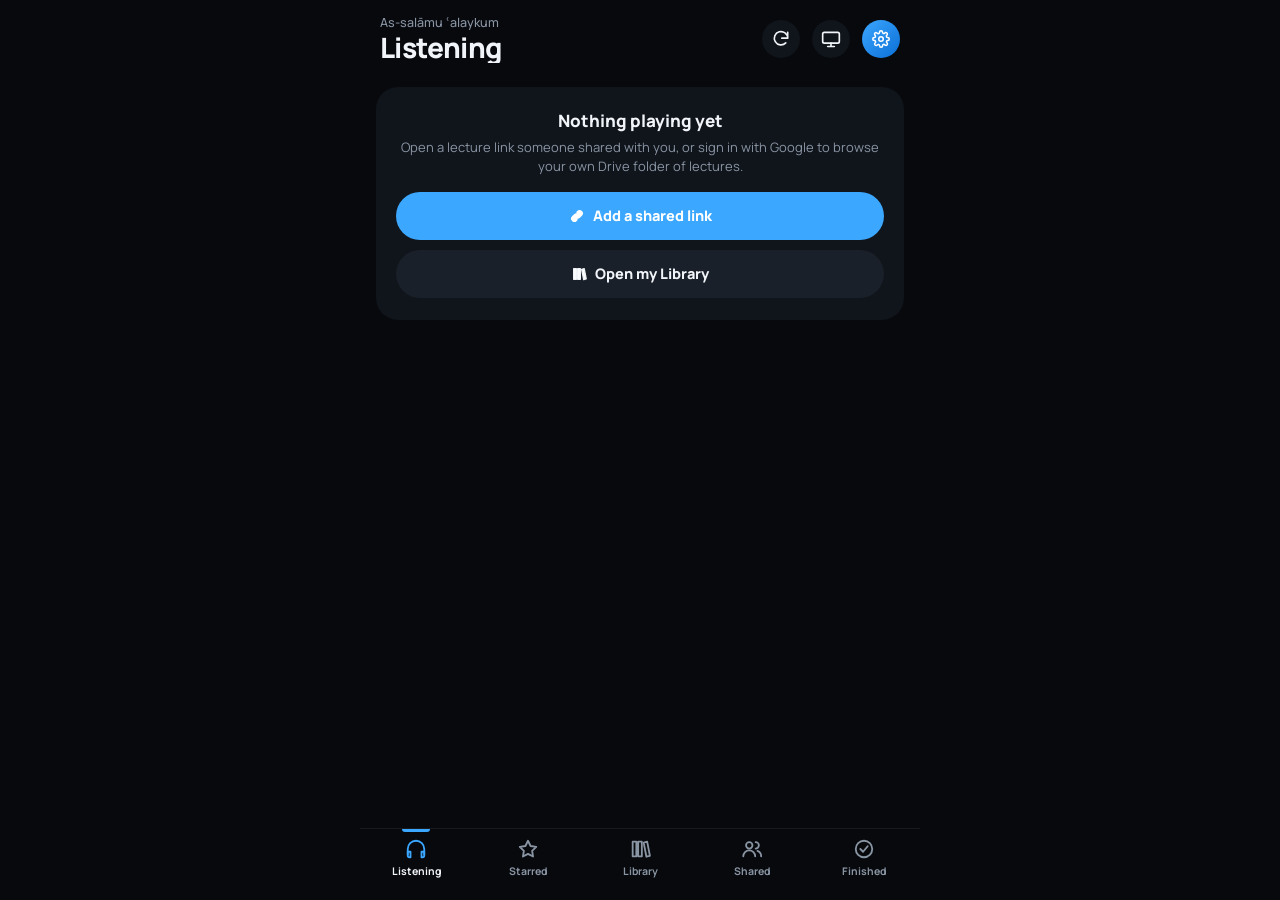
<file: index.html>
<!doctype html>
<html lang="en" data-theme="midnight">
<head>
<meta charset="utf-8">
<meta name="viewport" content="width=device-width, initial-scale=1, viewport-fit=cover">
<title>Lectures</title>
<meta name="description" content="Audio lecture player — your Google Drive folders as series, always resuming where you left off.">
<meta name="theme-color" content="#07090d">
<!-- full page address as Referer: the API key only accepts ridhwan-dsi.github.io/listen/*, and the browser default sends just the site -->
<meta name="referrer" content="no-referrer-when-downgrade">
<meta name="mobile-web-app-capable" content="yes">
<meta name="apple-mobile-web-app-capable" content="yes">
<meta name="apple-mobile-web-app-status-bar-style" content="black-translucent">
<link rel="manifest" href="manifest.webmanifest">
<link rel="icon" href="icons/icon-192.png">
<link rel="apple-touch-icon" href="icons/apple-touch-icon.png">
<link rel="preconnect" href="https://fonts.googleapis.com"><link rel="preconnect" href="https://fonts.gstatic.com" crossorigin>
<link href="https://fonts.googleapis.com/css2?family=Manrope:wght@400;500;600;700;800&family=Amiri:wght@700&display=swap" rel="stylesheet">
<link rel="stylesheet" href="css/app.css">
<script>try{var t=JSON.parse(localStorage.getItem('alp.v1'));if(t&&t.settings&&t.settings.theme)document.documentElement.dataset.theme=t.settings.theme}catch(e){}</script>
</head>
<body>
<div id="app"></div>
<div id="toast"></div>
<script src="https://accounts.google.com/gsi/client" async></script>
<script src="js/config.js"></script>
<script src="js/store.js"></script>
<script src="js/sync.js"></script>
<script src="js/drive.js"></script>
<script src="js/ui.js"></script>
<script src="js/local.js"></script>
<script src="js/player.js"></script>
<script src="js/app.js"></script>
</body>
</html>
</file>
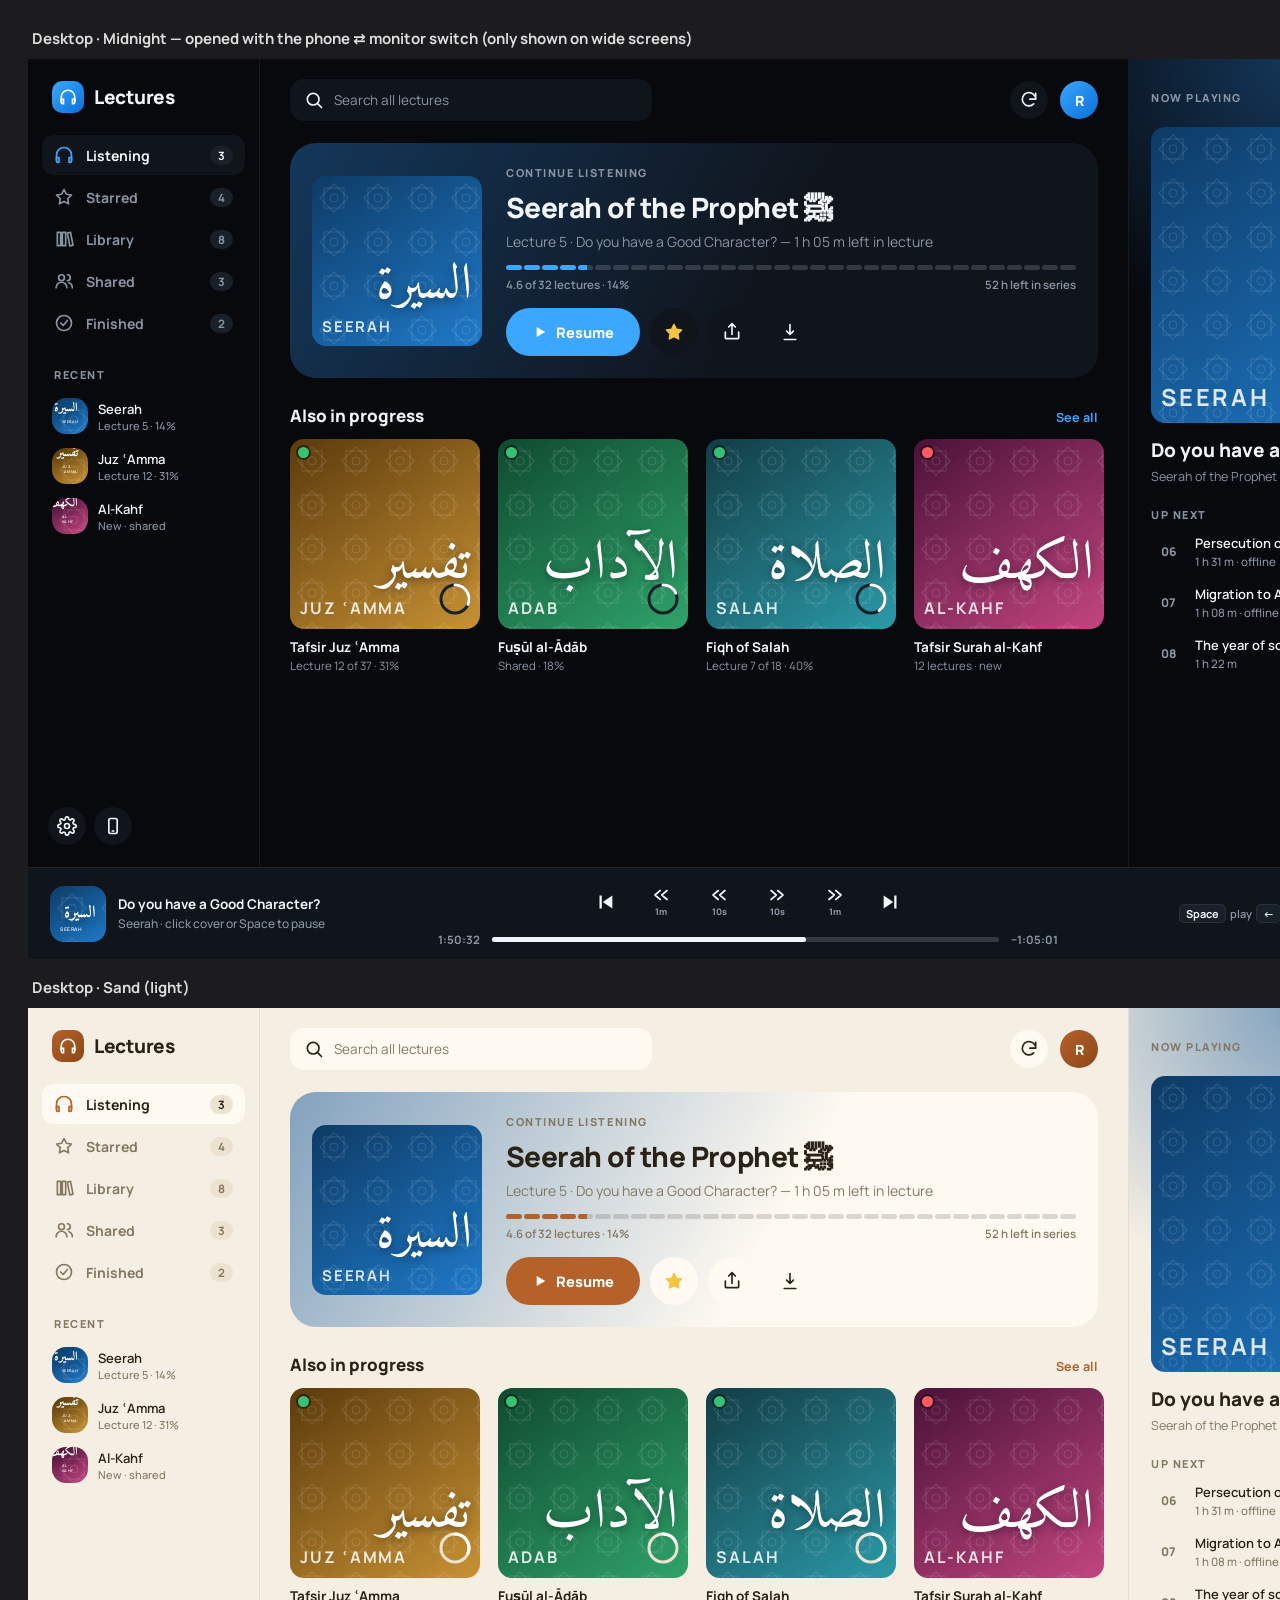
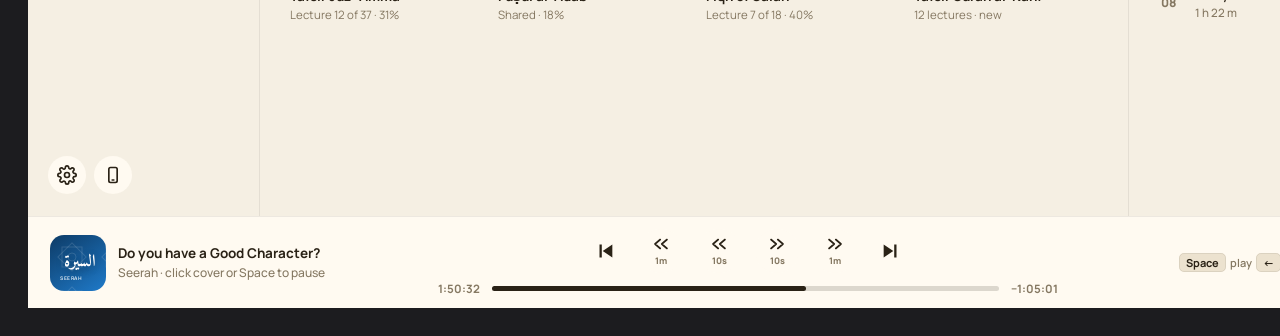
<file: design/desktop-kit.html>
<!doctype html><html><head><meta charset="utf-8">
<link href="https://fonts.googleapis.com/css2?family=Manrope:wght@400;500;600;700;800&family=Amiri:wght@700&display=swap" rel="stylesheet">
<style>
*{box-sizing:border-box;margin:0;padding:0}
body{background:#1c1c1f;font-family:Manrope,system-ui,sans-serif;display:flex;flex-wrap:wrap;gap:30px 26px;padding:28px;width:1720px}
.cap{color:#ddd;font:700 14px Manrope;margin-bottom:9px}.cap small{color:#888;font-weight:500}
.ph{width:390px;height:844px;background:var(--bg);color:var(--tx);position:relative;overflow:hidden;border-radius:28px;box-shadow:0 0 0 7px #000,0 0 0 8px #333}
[data-t=midnight]{--bg:#07090d;--s1:#10141b;--s2:#1a2029;--ln:#ffffff12;--tx:#f1f4f8;--mu:#8a95a4;--ac:#3ba7ff;--ac2:#0b6fd6;--on:#fff}
[data-t=emerald]{--bg:#05100c;--s1:#0d1d16;--s2:#15291f;--ln:#ffffff12;--tx:#eef6f1;--mu:#8da596;--ac:#d9b25a;--ac2:#a9832e;--on:#1b1405}
[data-t=sand]{--bg:#f5efe3;--s1:#fffaf1;--s2:#ece2cf;--ln:#00000012;--tx:#2a2216;--mu:#857862;--ac:#b4612a;--ac2:#8d4718;--on:#fff}
[data-t=dusk]{--bg:#0d0a14;--s1:#181225;--s2:#221a33;--ln:#ffffff12;--tx:#f3eefb;--mu:#9a8fb0;--ac:#b68cff;--ac2:#7d52d6;--on:#fff}
.sb{height:34px;display:flex;justify-content:space-between;align-items:center;padding:0 26px;font-size:13px;font-weight:700}
.hd{display:flex;align-items:center;gap:14px;padding:6px 20px 10px}
.hd .t{flex:1}.hd small{display:block;color:var(--mu);font-size:12.5px;font-weight:500}.hd h1{font-size:28px;font-weight:800;letter-spacing:-.6px}
.ib{width:38px;height:38px;border-radius:50%;background:var(--s1);display:flex;align-items:center;justify-content:center}
svg.i{width:20px;height:20px;stroke:var(--tx);fill:none;stroke-width:2;stroke-linecap:round;stroke-linejoin:round}
.av{width:38px;height:38px;border-radius:50%;background:linear-gradient(135deg,var(--ac),var(--ac2));color:var(--on);font-weight:800;display:flex;align-items:center;justify-content:center;font-size:14px}
.cov{position:relative;border-radius:14px;overflow:hidden;flex:none;color:#fff;display:flex;flex-direction:column;justify-content:flex-end;padding:10px}
.cov:before{content:"";position:absolute;inset:0;background-image:url("data:image/svg+xml,%3Csvg xmlns='http://www.w3.org/2000/svg' width='44' height='44'%3E%3Cg fill='none' stroke='white' stroke-opacity='.13'%3E%3Crect x='12' y='12' width='20' height='20'/%3E%3Crect x='12' y='12' width='20' height='20' transform='rotate(45 22 22)'/%3E%3Ccircle cx='22' cy='22' r='4'/%3E%3C/g%3E%3C/svg%3E")}
.cov .ar{position:relative;font-family:Amiri,serif;font-size:2.1em;line-height:1;text-align:right;direction:rtl;text-shadow:0 2px 10px #0006}
.cov .en{position:relative;font-size:.62em;font-weight:700;letter-spacing:.12em;text-transform:uppercase;opacity:.85;margin-top:4px}
.dot{position:absolute;top:8px;left:8px;width:11px;height:11px;border-radius:50%;box-shadow:0 0 0 2px #0007;z-index:2}
.d-new{background:#ff5a5f}.d-go{background:#36c275}.d-done{background:#8b95a3}
.hero{margin:6px 16px 0;border-radius:24px;padding:16px;background:linear-gradient(160deg,var(--h1),var(--s1) 70%);position:relative}
.hero .lab{font-size:11px;font-weight:800;letter-spacing:.14em;color:var(--mu);margin-bottom:12px}
.hrow{display:flex;gap:14px}
.hero h2{font-size:19px;font-weight:800;letter-spacing:-.3px;line-height:1.2}
.hero p{font-size:12.5px;color:var(--mu);margin-top:5px;line-height:1.4}
.pbtn{width:56px;height:56px;border-radius:50%;background:var(--ac);display:flex;align-items:center;justify-content:center;box-shadow:0 8px 24px -6px var(--ac)}
.pbtn svg{width:22px;height:22px;fill:var(--on)}
.seg{display:flex;gap:2px;margin-top:14px}.seg i{flex:1;height:5px;border-radius:3px;background:color-mix(in srgb,var(--tx) 16%,transparent)}.seg i.f{background:var(--ac)}
.seg i.p{background:linear-gradient(90deg,var(--ac) var(--w),color-mix(in srgb,var(--tx) 16%,transparent) var(--w))}
.meta2{display:flex;justify-content:space-between;font-size:11.5px;color:var(--mu);margin-top:7px;font-weight:600}
.sec{display:flex;justify-content:space-between;align-items:baseline;padding:20px 20px 8px}.sec h3{font-size:17px;font-weight:800}.sec span{font-size:12.5px;color:var(--ac);font-weight:700}
.row{display:flex;align-items:center;gap:13px;padding:9px 20px}
.row .tx{flex:1;min-width:0}.row h4{font-size:15px;font-weight:700;white-space:nowrap;overflow:hidden;text-overflow:ellipsis}.row p{font-size:12px;color:var(--mu);margin-top:3px}
.bar{height:4px;background:var(--s2);border-radius:2px;margin-top:8px}.bar b{display:block;height:100%;border-radius:2px;background:var(--ac)}
.pct{font-size:12px;font-weight:800;color:var(--mu);width:34px;text-align:right}
.install{margin:10px 16px 0;padding:10px 12px;border-radius:16px;background:var(--s1);border:1px dashed var(--ac);display:flex;align-items:center;gap:10px;font-size:13px;font-weight:600}
.install .b{margin-left:auto;background:var(--ac);color:var(--on);border-radius:20px;padding:6px 14px;font-weight:800;font-size:12.5px}
.mini{position:absolute;left:10px;right:10px;bottom:78px;height:60px;border-radius:16px;background:var(--s2);display:flex;align-items:center;gap:11px;padding:0 8px;box-shadow:0 10px 30px -10px #000}
.mini .tx{flex:1;min-width:0;font-size:13px;font-weight:700}.mini .tx small{display:block;font-weight:500;color:var(--mu);font-size:11.5px;margin-top:2px}
.mini .pg{position:absolute;left:14px;right:14px;bottom:0;height:2px;background:var(--ln)}.mini .pg b{display:block;height:100%;width:62%;background:var(--ac)}
.nav{position:absolute;left:0;right:0;bottom:0;height:72px;background:var(--bg);border-top:1px solid var(--ln);display:flex;justify-content:space-around;padding-top:9px}
.nav div{display:flex;flex-direction:column;align-items:center;gap:4px;font-size:10.5px;font-weight:700;color:var(--mu);width:64px}
.nav svg{width:22px;height:22px;stroke:var(--mu);fill:none;stroke-width:2;stroke-linecap:round;stroke-linejoin:round}
.nav .on{color:var(--tx)}.nav .on svg{stroke:var(--ac)}
.nav .on:before{content:"";position:absolute;top:0;width:28px;height:3px;border-radius:0 0 3px 3px;background:var(--ac)}
.nav div{position:relative}
.chips{display:flex;gap:8px;padding:4px 20px 12px;overflow:hidden}.chip{padding:7px 13px;border-radius:20px;background:var(--s1);font-size:12.5px;font-weight:700;color:var(--mu);white-space:nowrap}.chip.on{background:var(--tx);color:var(--bg)}
.grid{display:grid;grid-template-columns:1fr 1fr;gap:16px 14px;padding:0 20px}
.grid h4{font-size:14px;font-weight:700;margin-top:8px;line-height:1.25}.grid p{font-size:11.5px;color:var(--mu);margin-top:2px}
.ring{position:absolute;right:8px;bottom:8px;z-index:2}
.search{margin:2px 20px 12px;height:42px;border-radius:14px;background:var(--s1);display:flex;align-items:center;gap:10px;padding:0 14px;color:var(--mu);font-size:13.5px}
/* folder */
.fhead{position:relative;padding:0 20px 16px}
.amb{position:absolute;inset:0 0 auto 0;height:330px;background:linear-gradient(180deg,var(--h1),transparent)}
.fbig{display:flex;gap:16px;align-items:flex-end;position:relative;margin-top:6px}
.fbig h2{font-size:23px;font-weight:800;letter-spacing:-.5px;line-height:1.15}.fbig p{font-size:12.5px;color:var(--mu);margin-top:6px}
.acts{display:flex;gap:10px;margin-top:16px;position:relative;align-items:center}
.res{flex:1;height:48px;border-radius:24px;background:var(--ac);color:var(--on);display:flex;align-items:center;justify-content:center;gap:8px;font-weight:800;font-size:14.5px}
.res svg{width:16px;height:16px;fill:var(--on)}
.cb{width:48px;height:48px;border-radius:50%;background:var(--s1);display:flex;align-items:center;justify-content:center}
.off{position:relative;margin-top:12px;display:flex;align-items:center;gap:10px;padding:11px 14px;border-radius:16px;background:var(--s1);font-size:13px;font-weight:700}
.off small{display:block;color:var(--mu);font-weight:500;font-size:11.5px;margin-top:2px}
.tg{margin-left:auto;width:44px;height:26px;border-radius:13px;background:var(--ac);position:relative}.tg:after{content:"";position:absolute;right:3px;top:3px;width:20px;height:20px;border-radius:50%;background:#fff}
.fl{display:flex;align-items:center;gap:13px;padding:10px 20px}
.fl .tx{flex:1;min-width:0}.fl h4{font-size:14px;font-weight:700;white-space:nowrap;overflow:hidden;text-overflow:ellipsis}.fl p{font-size:11.5px;color:var(--mu);margin-top:3px;display:flex;gap:8px;align-items:center}
.fl.cur{background:var(--s1);margin:0 10px;border-radius:16px;padding:10px}
.fl.cur h4{color:var(--ac)}
.num{width:34px;height:34px;flex:none;display:flex;align-items:center;justify-content:center;font-size:12px;font-weight:800;color:var(--mu);position:relative}
.num svg{position:absolute;inset:0}
.added{margin:12px 20px 4px;font-size:11px;font-weight:800;letter-spacing:.14em;color:var(--mu)}
.new{font-size:10px;font-weight:800;color:#ff5a5f;background:#ff5a5f22;padding:2px 6px;border-radius:5px}
/* player */
.pamb{position:absolute;inset:0;background:radial-gradient(120% 70% at 50% 18%,var(--h1),transparent 70%)}
.ptop{position:relative;display:flex;align-items:center;padding:4px 18px}
.ptop .c{flex:1;text-align:center;font-size:11px;font-weight:800;letter-spacing:.12em;color:var(--mu)}.ptop .c b{display:block;color:var(--tx);letter-spacing:0;font-size:13.5px;margin-top:2px}
.pcov{position:relative;margin:22px auto 0;width:310px;height:310px;border-radius:26px;font-size:30px;padding:22px;box-shadow:0 30px 60px -20px #000c}
.pcov .ovl{position:absolute;inset:0;background:#0006;display:flex;align-items:center;justify-content:center;z-index:3}
.pcov .ovl div{width:96px;height:96px;border-radius:50%;background:#ffffffe6;display:flex;align-items:center;justify-content:center}
.ptit{position:relative;padding:26px 26px 0;display:flex;align-items:flex-start;gap:12px}
.ptit .tx{flex:1}.ptit h2{font-size:20px;font-weight:800;letter-spacing:-.3px;line-height:1.25}.ptit p{font-size:13px;color:var(--mu);margin-top:5px}
.scrub{position:relative;padding:20px 26px 0}.scrub .tr{height:6px;background:var(--s2);border-radius:3px;position:relative}.scrub .tr b{position:absolute;left:0;top:0;bottom:0;width:62%;background:var(--tx);border-radius:3px}
.scrub .tr i{position:absolute;left:62%;top:50%;width:16px;height:16px;margin:-8px;border-radius:50%;background:var(--tx);box-shadow:0 2px 8px #0008}
.tm{display:flex;justify-content:space-between;font-size:12px;font-weight:700;color:var(--mu);margin-top:9px}
.ctl{position:relative;display:flex;justify-content:space-between;align-items:center;padding:18px 18px 0}
.sk{width:66px;height:66px;border-radius:50%;background:var(--s1);display:flex;flex-direction:column;align-items:center;justify-content:center;gap:1px}
.sk svg{width:24px;height:24px;stroke:var(--tx);fill:none;stroke-width:2.2;stroke-linecap:round;stroke-linejoin:round}
.sk span{font-size:10.5px;font-weight:800;color:var(--mu)}
.nx{width:40px;height:40px;display:flex;align-items:center;justify-content:center}.nx svg{width:22px;height:22px;fill:var(--tx)}
.bookp{position:relative;margin:22px 20px 0;padding:12px 14px;border-radius:16px;background:var(--s1)}
.bookp .l{display:flex;justify-content:space-between;font-size:12px;font-weight:700}.bookp .l span{color:var(--mu)}
.bookp .seg{margin-top:9px}
.lockb{display:flex;align-items:center;gap:6px;height:34px;padding:0 12px;border-radius:17px;background:#ff5a5f;color:#fff;font-size:12px;font-weight:800}
.lockb svg{width:15px;height:15px;stroke:#fff;fill:none;stroke-width:2.4}
.lk .ctl,.lk .nx2{visibility:hidden}.lk .scrub .tr i{display:none}
.hint{position:absolute;left:0;right:0;bottom:30px;text-align:center;font-size:12px;color:var(--mu);font-weight:600}
/* settings */
.grp{margin:6px 16px 0;border-radius:18px;background:var(--s1);overflow:hidden}
.gt{font-size:11px;font-weight:800;letter-spacing:.14em;color:var(--mu);padding:16px 22px 8px}
.it{display:flex;align-items:center;gap:12px;padding:13px 16px;border-top:1px solid var(--ln);font-size:14px;font-weight:600}
.it:first-child{border-top:0}.it .v{margin-left:auto;color:var(--mu);font-size:13px;font-weight:600}
.it small{display:block;color:var(--mu);font-size:11.5px;font-weight:500;margin-top:2px}
.themes{display:grid;grid-template-columns:repeat(4,1fr);gap:10px;padding:14px}
.th{border-radius:14px;padding:7px;border:2px solid transparent}.th.on{border-color:var(--ac)}
.th .sw{height:74px;border-radius:9px;position:relative;overflow:hidden;padding:7px}
.th .sw i{display:block;height:6px;border-radius:3px;margin-bottom:5px}.th .sw b{position:absolute;right:7px;bottom:7px;width:18px;height:18px;border-radius:50%}
.th p{font-size:11.5px;font-weight:700;text-align:center;margin-top:6px}
.btn2{background:var(--ac);color:var(--on);border-radius:18px;padding:6px 13px;font-size:12.5px;font-weight:800;margin-left:auto}
.dlg{position:absolute;left:14px;right:14px;top:56px;border-radius:24px;background:var(--s1);padding:18px;box-shadow:0 30px 60px #000a;z-index:9}
.dim{position:absolute;inset:0;background:#000a;z-index:8}

body{width:auto;display:block;padding:0;background:#1c1c1f}
.dk{width:1440px;height:900px;background:var(--bg);color:var(--tx);display:grid;grid-template-columns:232px 1fr 340px;grid-template-rows:1fr 92px;overflow:hidden;position:relative}
.side{grid-row:1;padding:22px 14px;border-right:1px solid var(--ln);display:flex;flex-direction:column;gap:2px}
.logo{display:flex;align-items:center;gap:10px;font-size:19px;font-weight:800;padding:0 10px 20px;letter-spacing:-.3px}
.logo i{width:32px;height:32px;border-radius:10px;background:linear-gradient(135deg,var(--ac),var(--ac2));display:flex;align-items:center;justify-content:center}
.ni{display:flex;align-items:center;gap:12px;padding:10px 12px;border-radius:12px;font-size:14px;font-weight:700;color:var(--mu)}
.ni svg{width:20px;height:20px;stroke:currentColor;fill:none;stroke-width:2;stroke-linecap:round;stroke-linejoin:round}
.ni.on{background:var(--s1);color:var(--tx)}.ni.on svg{stroke:var(--ac)}.ni em{margin-left:auto;font-style:normal;font-size:11.5px;background:var(--s2);border-radius:10px;padding:2px 8px}
.st{font-size:11px;font-weight:800;letter-spacing:.14em;color:var(--mu);padding:22px 12px 8px}
.ys{display:flex;align-items:center;gap:10px;padding:6px 10px;font-size:13px;font-weight:600}.ys small{display:block;color:var(--mu);font-size:11px;font-weight:500}
.sbot{margin-top:auto;display:flex;gap:8px;padding:0 6px}
.main{grid-row:1;overflow:hidden;padding:20px 30px}
.top2{display:flex;align-items:center;gap:12px;margin-bottom:22px}.top2 .search{flex:1;max-width:420px;margin:0}
.dhero{border-radius:26px;padding:22px;background:linear-gradient(120deg,#1f5f9e88,var(--s1) 60%);display:flex;gap:24px;align-items:center}
.dhero h2{font-size:28px;font-weight:800;letter-spacing:-.6px}.dhero p{color:var(--mu);font-size:14px;margin-top:6px}
.row4{display:grid;grid-template-columns:repeat(4,1fr);gap:18px}
.row4 h4{font-size:13.5px;font-weight:700;margin-top:9px}.row4 p{font-size:11.5px;color:var(--mu);margin-top:2px}
.rp{grid-row:1;border-left:1px solid var(--ln);padding:22px 22px;position:relative;overflow:hidden}
.rp .amb2{position:absolute;inset:0;background:radial-gradient(120% 50% at 50% 0,#1f5f9e88,transparent 70%)}
.rp>*{position:relative}
.un{display:flex;align-items:center;gap:10px;padding:8px 0;font-size:13px;font-weight:600}.un small{display:block;color:var(--mu);font-weight:500;font-size:11.5px;margin-top:2px}
.pbar{grid-column:1/4;grid-row:2;border-top:1px solid var(--ln);background:var(--s1);display:grid;grid-template-columns:330px 1fr 330px;align-items:center;padding:0 22px}
.pbar .nowp{display:flex;align-items:center;gap:12px;font-size:13.5px;font-weight:700}.pbar .nowp small{display:block;color:var(--mu);font-weight:500;font-size:12px;margin-top:2px}
.cc{display:flex;flex-direction:column;align-items:center;gap:8px}
.cc .bt{display:flex;align-items:center;gap:14px}
.cc .sk{width:44px;height:44px}.cc .sk svg{width:18px;height:18px}.cc .sk span{font-size:9px}
.cc .tl{display:flex;align-items:center;gap:12px;width:620px;font-size:11.5px;color:var(--mu);font-weight:700}
.cc .tl .tr{flex:1;height:5px;border-radius:3px;background:color-mix(in srgb,var(--tx) 16%,transparent);position:relative}.cc .tl .tr b{position:absolute;inset:0 38% 0 0;background:var(--tx);border-radius:3px}
.rr{display:flex;justify-content:flex-end;align-items:center;gap:10px}
.kb{font-size:11px;color:var(--mu);font-weight:600}.kb b{border:1px solid var(--ln);background:var(--s2);border-radius:5px;padding:1px 6px;margin:0 2px;color:var(--tx)}
.cap2{color:#ddd;font:700 15px Manrope,system-ui;padding:18px 0 10px 4px}
</style></head><body><script>
const I={
 head:'<path d="M3 18v-6a9 9 0 0 1 18 0v6"/><path d="M21 19a2 2 0 0 1-2 2h-1v-6h3zM3 19a2 2 0 0 0 2 2h1v-6H3z"/>',
 star:'<path d="m12 3 2.8 5.7 6.2.9-4.5 4.4 1 6.2L12 17.3 6.5 20.2l1-6.2L3 9.6l6.2-.9z"/>',
 lib:'<path d="M4 4h4v16H4zM10 4h4v16h-4z"/><path d="m16 5 3.8-1 3 15.4-3.8 1z"/>',
 sh:'<circle cx="9" cy="8" r="3.5"/><path d="M2.5 20a6.5 6.5 0 0 1 13 0"/><path d="M16 4.5a3.5 3.5 0 0 1 0 7M18 14a6.5 6.5 0 0 1 4 6"/>',
 done:'<circle cx="12" cy="12" r="9"/><path d="m8 12 3 3 5-6"/>',
 ref:'<path d="M20 11a8 8 0 1 0-2.3 5.7M20 4v7h-7"/>',
 gear:'<circle cx="12" cy="12" r="3"/><path d="M19.4 15a1.7 1.7 0 0 0 .3 1.8l.1.1a2 2 0 1 1-2.8 2.8l-.1-.1a1.7 1.7 0 0 0-1.8-.3 1.7 1.7 0 0 0-1 1.5V21a2 2 0 1 1-4 0v-.1a1.7 1.7 0 0 0-1.1-1.5 1.7 1.7 0 0 0-1.8.3l-.1.1a2 2 0 1 1-2.8-2.8l.1-.1a1.7 1.7 0 0 0 .3-1.8 1.7 1.7 0 0 0-1.5-1H3a2 2 0 1 1 0-4h.1a1.7 1.7 0 0 0 1.5-1.1 1.7 1.7 0 0 0-.3-1.8l-.1-.1a2 2 0 1 1 2.8-2.8l.1.1a1.7 1.7 0 0 0 1.8.3H9a1.7 1.7 0 0 0 1-1.5V3a2 2 0 1 1 4 0v.1a1.7 1.7 0 0 0 1 1.5 1.7 1.7 0 0 0 1.8-.3l.1-.1a2 2 0 1 1 2.8 2.8l-.1.1a1.7 1.7 0 0 0-.3 1.8V9a1.7 1.7 0 0 0 1.5 1H21a2 2 0 1 1 0 4h-.1a1.7 1.7 0 0 0-1.5 1z"/>',
 back:'<path d="m15 18-6-6 6-6"/>', down:'<path d="m6 9 6 6 6-6"/>',
 shr:'<path d="M4 12v7a1 1 0 0 0 1 1h14a1 1 0 0 0 1-1v-7M16 6l-4-4-4 4M12 2v13"/>',
 dl:'<path d="M12 3v12m0 0-4-4m4 4 4-4M5 21h14"/>',
 lock:'<rect x="4" y="11" width="16" height="10" rx="2"/><path d="M8 11V7a4 4 0 0 1 8 0v4"/>',
 unlock:'<rect x="4" y="11" width="16" height="10" rx="2"/><path d="M8 11V7a4 4 0 0 1 7.7-1.5"/>',
 list:'<path d="M8 6h13M8 12h13M8 18h13M3 6h.01M3 12h.01M3 18h.01"/>',
 srch:'<circle cx="11" cy="11" r="7"/><path d="m21 21-4.3-4.3"/>',
 drive:'<path d="M8 3h8l6 11-4 7H6l-4-7z"/><path d="m8 3 6 11h8M2 14h12l-4 7"/>',
 upd:'<path d="M21 12a9 9 0 1 1-3-6.7L21 8M21 3v5h-5"/>',
 user:'<circle cx="12" cy="8" r="4"/><path d="M4 21a8 8 0 0 1 16 0"/>',
};
const ic=(n,c='i')=>`<svg class="${c}" viewBox="0 0 24 24">${I[n]}</svg>`;
const rw=(s)=>`<svg viewBox="0 0 24 24"><path d="M11 6 4 12l7 6M20 6l-7 6 7 6"/></svg><span>${s}</span>`;
const ff=(s)=>`<svg viewBox="0 0 24 24"><path d="m13 6 7 6-7 6M4 6l7 6-7 6"/></svg><span>${s}</span>`;
const PLAY='<svg viewBox="0 0 24 24"><path d="M7 4.5v15l13-7.5z"/></svg>';
const B={ // books
 seerah:{ar:'السيرة',en:'Seerah',t:'Seerah of the Prophet ﷺ',g:'#0d3b66,#1f7ac9',h:'#1f5f9e'},
 tafsir:{ar:'تفسير',en:'Juz ʿAmma',t:'Tafsir Juz ʿAmma',g:'#5b3a0c,#c89234',h:'#7a5418'},
 adab:{ar:'الآداب',en:'Adab',t:'Fuṣūl al-Ādāb',g:'#0f4a30,#2fa36a',h:'#1a5e3d'},
 kahf:{ar:'الكهف',en:'Al-Kahf',t:'Tafsir Surah al-Kahf',g:'#4a1238,#c2457f',h:'#6a1e4f'},
 asma:{ar:'الأسماء الحسنى',en:'99 Names',t:'Names of Allah',g:'#2a1a5e,#7b5cd6',h:'#3d2a80'},
 salah:{ar:'الصلاة',en:'Salah',t:'Fiqh of Salah',g:'#123c45,#2b9aa8',h:'#1c5560'},
 anbiya:{ar:'الأنبياء',en:'Prophets',t:'Stories of the Prophets',g:'#4d2614,#d06b3a',h:'#6b3519'},
 ramadan:{ar:'رمضان',en:'Ramadan',t:'Ramadan Reminders',g:'#1d2b3a,#566b80',h:'#2b3b4c'},
};
const cov=(k,sz,st,fs)=>{const b=B[k];return `<div class="cov" style="width:${sz}px;height:${sz}px;font-size:${fs||sz/7}px;background:linear-gradient(145deg,${b.g})${st=='d-done'?';filter:saturate(.25) brightness(.75)':''}">${st?`<i class="dot ${st}"></i>`:''}<div class="ar">${b.ar}</div><div class="en">${b.en}</div></div>`};
const seg=(n,f,p)=>'<div class="seg">'+Array.from({length:n},(_,i)=>i<f?'<i class="f"></i>':i==f?`<i class="p" style="--w:${p}%"></i>`:'<i></i>').join('')+'</div>';
const nav=(on)=>'<div class="nav">'+[['head','Listening'],['star','Starred'],['lib','Library'],['sh','Shared'],['done','Finished']].map(([i,l])=>`<div class="${l==on?'on':''}"><svg viewBox="0 0 24 24">${I[i]}</svg>${l}</div>`).join('')+'</div>';
const mini=()=>`<div class="mini">${cov('seerah',44,'',7)}<div class="tx">Do you have a Good Character?<small>Seerah · 1:05:01 left</small></div><div class="ib" style="background:none"><svg viewBox="0 0 24 24" style="width:22px;fill:var(--tx)"><path d="M7 5h3.5v14H7zM13.5 5H17v14h-3.5z"/></svg></div><div class="pg"><b></b></div></div>`;
const sb='<div class="sb"><span>9:41</span><span>●●● ▮</span></div>';
const ring=(p,c='var(--ac)')=>{const r=14,C=2*Math.PI*r;return `<svg width="34" height="34" viewBox="0 0 34 34"><circle cx="17" cy="17" r="${r}" fill="none" stroke="var(--s2)" stroke-width="3"/><circle cx="17" cy="17" r="${r}" fill="none" stroke="${c}" stroke-width="3" stroke-linecap="round" stroke-dasharray="${C*p/100} ${C}" transform="rotate(-90 17 17)"/></svg>`};
const row=(k,st,sub,p)=>`<div class="row">${cov(k,64,st,9)}<div class="tx"><h4>${B[k].t}</h4><p>${sub}</p><div class="bar"><b style="width:${p}%;${st=='d-done'?'background:var(--mu)':''}"></b></div></div><div class="pct">${p}%</div></div>`;

function home(t){return `<div class="ph" data-t="${t}" style="--h1:#1f5f9e66">${sb}
<div class="hd"><div class="t"><small>As-salāmu ʿalaykum</small><h1>Listening</h1></div><div class="ib">${ic('ref')}</div><div class="av">R</div></div>
<div class="install">${ic('dl')}<span>Install the app for one-tap listening</span><span class="b">Install</span></div>
<div class="hero"><div class="lab">CONTINUE</div><div class="hrow">${cov('seerah',112,'',16)}<div style="flex:1"><h2>Seerah of the Prophet ﷺ</h2><p>Lecture 5 · Do you have a Good Character?<br>1 h 05 m left in lecture</p></div></div>
<div style="display:flex;align-items:flex-end;gap:12px"><div style="flex:1">${seg(32,4,62)}<div class="meta2"><span>4.6 of 32 lectures</span><span>52 h left</span></div></div><div class="pbtn" style="margin-bottom:2px">${PLAY}</div></div></div>
<div class="sec"><h3>Also in progress</h3><span>See all</span></div>
${row('tafsir','d-go','Lecture 12 of 37 · yesterday',31)}
${row('adab','d-go','Shared · Lecture 2 of 9 · 6 days ago',18)}
${mini()}${nav('Listening')}</div>`}

function library(t){const g=(k,st,sub,p)=>`<div><div style="position:relative">${cov(k,165,st,22)}${p!=null?`<div class="ring">${ring(p,st=='d-done'?'#8b95a3':'#fff')}</div>`:''}</div><h4>${B[k].t}</h4><p>${sub}</p></div>`;
return `<div class="ph" data-t="${t}">${sb}
<div class="hd"><div class="t"><h1>Library</h1></div><div class="ib">${ic('ref')}</div><div class="ib">${ic('gear')}</div></div>
<div class="search">${ic('srch')}Search lectures</div>
<div class="chips"><span class="chip on">All 8</span><span class="chip">New 3</span><span class="chip">Started 3</span><span class="chip">${ic('drive').replace('class="i"','class="i" style="width:13px;height:13px;vertical-align:-2px;stroke:var(--mu)"')} Lectures/</span></div>
<div class="grid">${g('seerah','d-go','32 lectures · 14%',14)}${g('kahf','d-new','12 lectures · new',null)}${g('asma','d-new','24 lectures · new',null)}${g('salah','d-go','18 lectures · 40%',40)}</div>
${mini()}${nav('Library')}</div>`}

function folder(t){const f=(n,h,p,st,dl,cur)=>`<div class="fl ${cur?'cur':''}"><div class="num">${st=='done'?`<svg width="34" height="34" viewBox="0 0 34 34"><circle cx="17" cy="17" r="14" fill="var(--ac)"/><path d="m11 17 4 4 8-8" stroke="var(--on)" stroke-width="2.6" fill="none" stroke-linecap="round" stroke-linejoin="round"/></svg>`:st=='cur'?ring(62):`<span>${n}</span>`}</div><div class="tx"><h4>${h}</h4><p>${p}${dl?` <span style="color:var(--ac)">●</span> offline`:''}</p></div></div>`;
return `<div class="ph" data-t="${t}" style="--h1:#1f5f9e88"><div class="amb"></div>${sb}
<div class="hd" style="position:relative"><div class="ib">${ic('back')}</div><div class="t"></div><div class="ib">${ic('ref')}</div></div>
<div class="fhead"><div class="fbig">${cov('seerah',120,'',17)}<div><h2>Seerah of the Prophet ﷺ</h2><p>32 lectures · 61 h · Library</p></div></div>
${seg(32,4,62)}<div class="meta2"><span>4.6 of 32 lectures · 14%</span><span>52 h left</span></div>
<div class="acts"><div class="res">${PLAY}Resume lecture 5</div><div class="cb">${ic('star').replace('class="i"','class="i" style="fill:#f5c542;stroke:#f5c542"')}</div><div class="cb">${ic('shr')}</div></div>
<div class="off">${ic('dl')}<div>Keep nearby lectures offline<small>Current, 2 before, 2 after · 410 MB</small></div><div class="tg"></div></div></div>
${f('03','Early life in Makkah','58 min','done',1)}${f('04','The first revelation','1 h 12 m','done',1)}
${f('05','Do you have a Good Character?','Playing · 1 h 05 m left','cur',1,1)}
${f('06','Persecution of the Muslims','1 h 31 m','',1)}${f('07','Migration to Abyssinia','1 h 08 m','',1)}
<div class="added">ADDED LATER</div>${f('33','02b — Q&amp;A session <span class="new">NEW</span>','47 min','')}
</div>`}

function player(t,locked,h){return `<div class="ph ${locked?'lk':''}" data-t="${t}" style="--h1:${h||'#1f5f9e'}"><div class="pamb"></div>${sb}
<div class="ptop"><div class="ib" style="background:#0003">${ic('down')}</div><div class="c">PLAYING FROM LIBRARY<b>Seerah of the Prophet ﷺ</b></div>${locked?`<div class="lockb"><svg viewBox="0 0 24 24">${I.lock}</svg>Locked</div>`:`<div class="ib" style="background:#0003">${ic('unlock')}</div>`}</div>
<div class="pcov cov" style="background:linear-gradient(145deg,${B.seerah.g})">${locked?`<div class="ovl"><div><svg viewBox="0 0 24 24" style="width:44px;fill:#111;margin-left:6px"><path d="M7 4.5v15l13-7.5z"/></svg></div></div>`:''}<div class="ar">السيرة</div><div class="en">Seerah</div></div>
<div class="ptit"><div class="tx"><h2>Do you have a Good Character?</h2><p>Lecture 5 of 32 · Ust. Abdulrahman Hassan</p></div><div class="nx2" style="padding-top:2px">${ic('list')}</div></div>
<div class="scrub"><div class="tr"><b></b><i></i></div><div class="tm"><span>1:50:32</span><span>−1:05:01</span></div></div>
<div class="ctl"><div class="nx"><svg viewBox="0 0 24 24"><path d="M6 5h2.5v14H6zM20 5v14L9.5 12z"/></svg></div><div class="sk">${rw('1m')}</div><div class="sk">${rw('10s')}</div><div class="sk">${ff('10s')}</div><div class="sk">${ff('1m')}</div><div class="nx"><svg viewBox="0 0 24 24"><path d="M15.5 5H18v14h-2.5zM4 5v14l10.5-7z"/></svg></div></div>
<div class="bookp"><div class="l">Series progress<span>4.6 of 32 · 52 h left</span></div>${seg(32,4,62)}</div>
${locked?'<div class="hint">Tap the cover to play or pause · hold the lock to unlock</div>':'<div class="hint">Tap the cover to pause</div>'}</div>`}

function settings(t){const sw=(n,bg,s1,ac,on)=>`<div class="th ${on?'on':''}"><div class="sw" style="background:${bg}"><i style="background:${s1};width:80%"></i><i style="background:${s1};width:55%"></i><b style="background:${ac}"></b></div><p>${n}</p></div>`;
return `<div class="ph" data-t="${t}">${sb}
<div class="hd"><div class="ib">${ic('back')}</div><div class="t"><h1 style="font-size:24px">Settings</h1></div></div>
<div class="gt">APPEARANCE</div><div class="grp"><div class="themes">${sw('Midnight','#07090d','#1a2029','#3ba7ff',t=='midnight')}${sw('Emerald','#05100c','#15291f','#d9b25a',t=='emerald')}${sw('Dusk','#0d0a14','#221a33','#b68cff',t=='dusk')}${sw('Sand','#f5efe3','#e3d7c0','#b4612a',t=='sand')}</div>
<div class="it">Cover-tinted player<small style="display:inline;margin-left:auto"></small><div class="tg" style="margin-left:auto"></div></div></div>
<div class="gt">ACCOUNT &amp; LIBRARY</div><div class="grp"><div class="it"><div class="av" style="width:34px;height:34px">R</div><div>Ridhwan<small>Signed in with Google · synced</small></div></div>
<div class="it">${ic('drive')}<div>Library folder<small>My Drive / Lectures</small></div><span class="v">Change</span></div>
<div class="it">${ic('dl')}<div>Offline storage<small>3 series · 1.2 GB on this phone</small></div><span class="v">Manage</span></div></div>
<div class="gt">APP</div><div class="grp"><div class="it">${ic('dl')}Install app<span class="btn2">Install</span></div><div class="it">${ic('upd')}<div>Update app<small>v1 · 12 Nov 2026</small></div><span class="v">Check</span></div><div class="it">${ic('shr')}Share app link</div></div>
</div>`}

function shared(t){return `<div class="ph" data-t="${t}">${sb}
<div class="hd"><div class="t"><h1>Shared with me</h1></div><div class="ib">${ic('ref')}</div><div class="av">R</div></div>
<div class="chips"><span class="chip on">All</span><span class="chip"><i class="dot d-new" style="position:static;display:inline-block;width:8px;height:8px;box-shadow:none"></i> New</span><span class="chip"><i class="dot d-go" style="position:static;display:inline-block;width:8px;height:8px;box-shadow:none"></i> Started</span><span class="chip"><i class="dot d-done" style="position:static;display:inline-block;width:8px;height:8px;box-shadow:none"></i> Finished</span></div>
${row('adab','d-go','Lecture 2 of 9 · 6 days ago',18)}${row('anbiya','d-new','15 lectures · added today',0)}${row('ramadan','d-done','30 lectures · finished 3 Oct',100)}
<div class="dim"></div><div class="dlg"><div style="display:flex;gap:14px;align-items:center">${cov('kahf',76,'',11)}<div><div style="font-size:11px;font-weight:800;letter-spacing:.14em;color:var(--mu)">SHARED WITH YOU</div><div style="font-size:18px;font-weight:800;margin-top:4px;line-height:1.2">Tafsir Surah al-Kahf</div><div style="font-size:12.5px;color:var(--mu);margin-top:3px">12 lectures · 9 h 40 m</div></div></div>
<p style="font-size:13px;color:var(--mu);margin-top:14px;line-height:1.45">Add it to Shared with me? Your place is remembered on this phone, and in your Google account if you sign in.</p>
<div style="display:flex;gap:10px;margin-top:16px"><div class="res" style="background:var(--s2);color:var(--tx)">Not now</div><div class="res">${PLAY}Add &amp; play</div></div></div>
${nav('Shared')}</div>`}


function desk(t){const card=(k,st,sub,p)=>`<div><div style="position:relative">${cov(k,190,st,26)}${p!=null?`<div class="ring">${ring(p,'#fff')}</div>`:''}</div><h4>${B[k].t}</h4><p>${sub}</p></div>`;
const nis=[['head','Listening',3],['star','Starred',4],['lib','Library',8],['sh','Shared',3],['done','Finished',2]].map(([i,l,n])=>`<div class="ni ${l=='Listening'?'on':''}"><svg viewBox="0 0 24 24">${I[i]}</svg>${l}<em>${n}</em></div>`).join('');
return `<div class="dk" data-t="${t}">
<div class="side"><div class="logo"><i><svg viewBox="0 0 24 24" style="width:18px;stroke:#fff;fill:none;stroke-width:2.2">${I.head}</svg></i>Lectures</div>${nis}
<div class="st">RECENT</div>
<div class="ys">${cov('seerah',36,'',6)}<div>Seerah<small>Lecture 5 · 14%</small></div></div>
<div class="ys">${cov('tafsir',36,'',6)}<div>Juz ʿAmma<small>Lecture 12 · 31%</small></div></div>
<div class="ys">${cov('kahf',36,'',6)}<div>Al-Kahf<small>New · shared</small></div></div>
<div class="sbot"><div class="ib">${ic('gear')}</div><div class="ib" title="Phone view"><svg class="i" viewBox="0 0 24 24"><rect x="7" y="3" width="10" height="18" rx="2"/><path d="M11 18h2"/></svg></div></div></div>
<div class="main"><div class="top2"><div class="search">${ic('srch')}Search all lectures</div><div style="flex:1"></div><div class="ib">${ic('ref')}</div><div class="av">R</div></div>
<div class="dhero">${cov('seerah',170,'',24)}<div style="flex:1"><div class="lab" style="font-size:11px;font-weight:800;letter-spacing:.14em;color:var(--mu)">CONTINUE LISTENING</div><h2 style="margin-top:8px">Seerah of the Prophet ﷺ</h2><p>Lecture 5 · Do you have a Good Character? — 1 h 05 m left in lecture</p>${seg(32,4,62)}<div class="meta2"><span>4.6 of 32 lectures · 14%</span><span>52 h left in series</span></div>
<div class="acts" style="margin-top:16px"><div class="res" style="flex:none;padding:0 26px">${PLAY}Resume</div><div class="cb">${ic('star').replace('class="i"','class="i" style="fill:#f5c542;stroke:#f5c542"')}</div><div class="cb">${ic('shr')}</div><div class="cb">${ic('dl')}</div></div></div></div>
<div class="sec" style="padding:26px 0 12px"><h3>Also in progress</h3><span>See all</span></div>
<div class="row4">${card('tafsir','d-go','Lecture 12 of 37 · 31%',31)}${card('adab','d-go','Shared · 18%',18)}${card('salah','d-go','Lecture 7 of 18 · 40%',40)}${card('kahf','d-new','12 lectures · new',null)}</div></div>
<div class="rp"><div class="amb2"></div><div style="font-size:11px;font-weight:800;letter-spacing:.14em;color:var(--mu);display:flex;justify-content:space-between;align-items:center">NOW PLAYING<span class="ib" style="width:32px;height:32px;background:#0003">${ic('unlock')}</span></div>
<div style="margin-top:14px">${cov('seerah',296,'',38)}</div>
<h2 style="font-size:19px;font-weight:800;margin-top:16px;line-height:1.25">Do you have a Good Character?</h2><p style="font-size:12.5px;color:var(--mu);margin-top:5px">Seerah of the Prophet ﷺ · Lecture 5 of 32</p>
<div style="font-size:11px;font-weight:800;letter-spacing:.14em;color:var(--mu);margin:22px 0 4px">UP NEXT</div>
<div class="un"><div class="num"><span>06</span></div><div>Persecution of the Muslims<small>1 h 31 m · offline</small></div></div>
<div class="un"><div class="num"><span>07</span></div><div>Migration to Abyssinia<small>1 h 08 m · offline</small></div></div>
<div class="un"><div class="num"><span>08</span></div><div>The year of sorrow<small>1 h 22 m</small></div></div></div>
<div class="pbar"><div class="nowp">${cov('seerah',56,'',8)}<div>Do you have a Good Character?<small>Seerah · click cover or Space to pause</small></div></div>
<div class="cc"><div class="bt"><div class="nx"><svg viewBox="0 0 24 24"><path d="M6 5h2.5v14H6zM20 5v14L9.5 12z"/></svg></div><div class="sk">${rw('1m')}</div><div class="sk">${rw('10s')}</div><div class="sk">${ff('10s')}</div><div class="sk">${ff('1m')}</div><div class="nx"><svg viewBox="0 0 24 24"><path d="M15.5 5H18v14h-2.5zM4 5v14l10.5-7z"/></svg></div></div>
<div class="tl"><span>1:50:32</span><div class="tr"><b></b></div><span>−1:05:01</span></div></div>
<div class="rr"><span class="kb"><b>Space</b> play <b>←</b><b>→</b> 10 s <b>⇧</b>+<b>←</b><b>→</b> 1 m</span></div></div>
</div>`}
document.body.innerHTML=`<div style="padding:10px 28px 28px"><div class="cap2">Desktop · Midnight — opened with the phone ⇄ monitor switch (only shown on wide screens)</div>${desk('midnight')}<div class="cap2">Desktop · Sand (light)</div>${desk('sand')}</div>`;
</script></body></html>
</file>
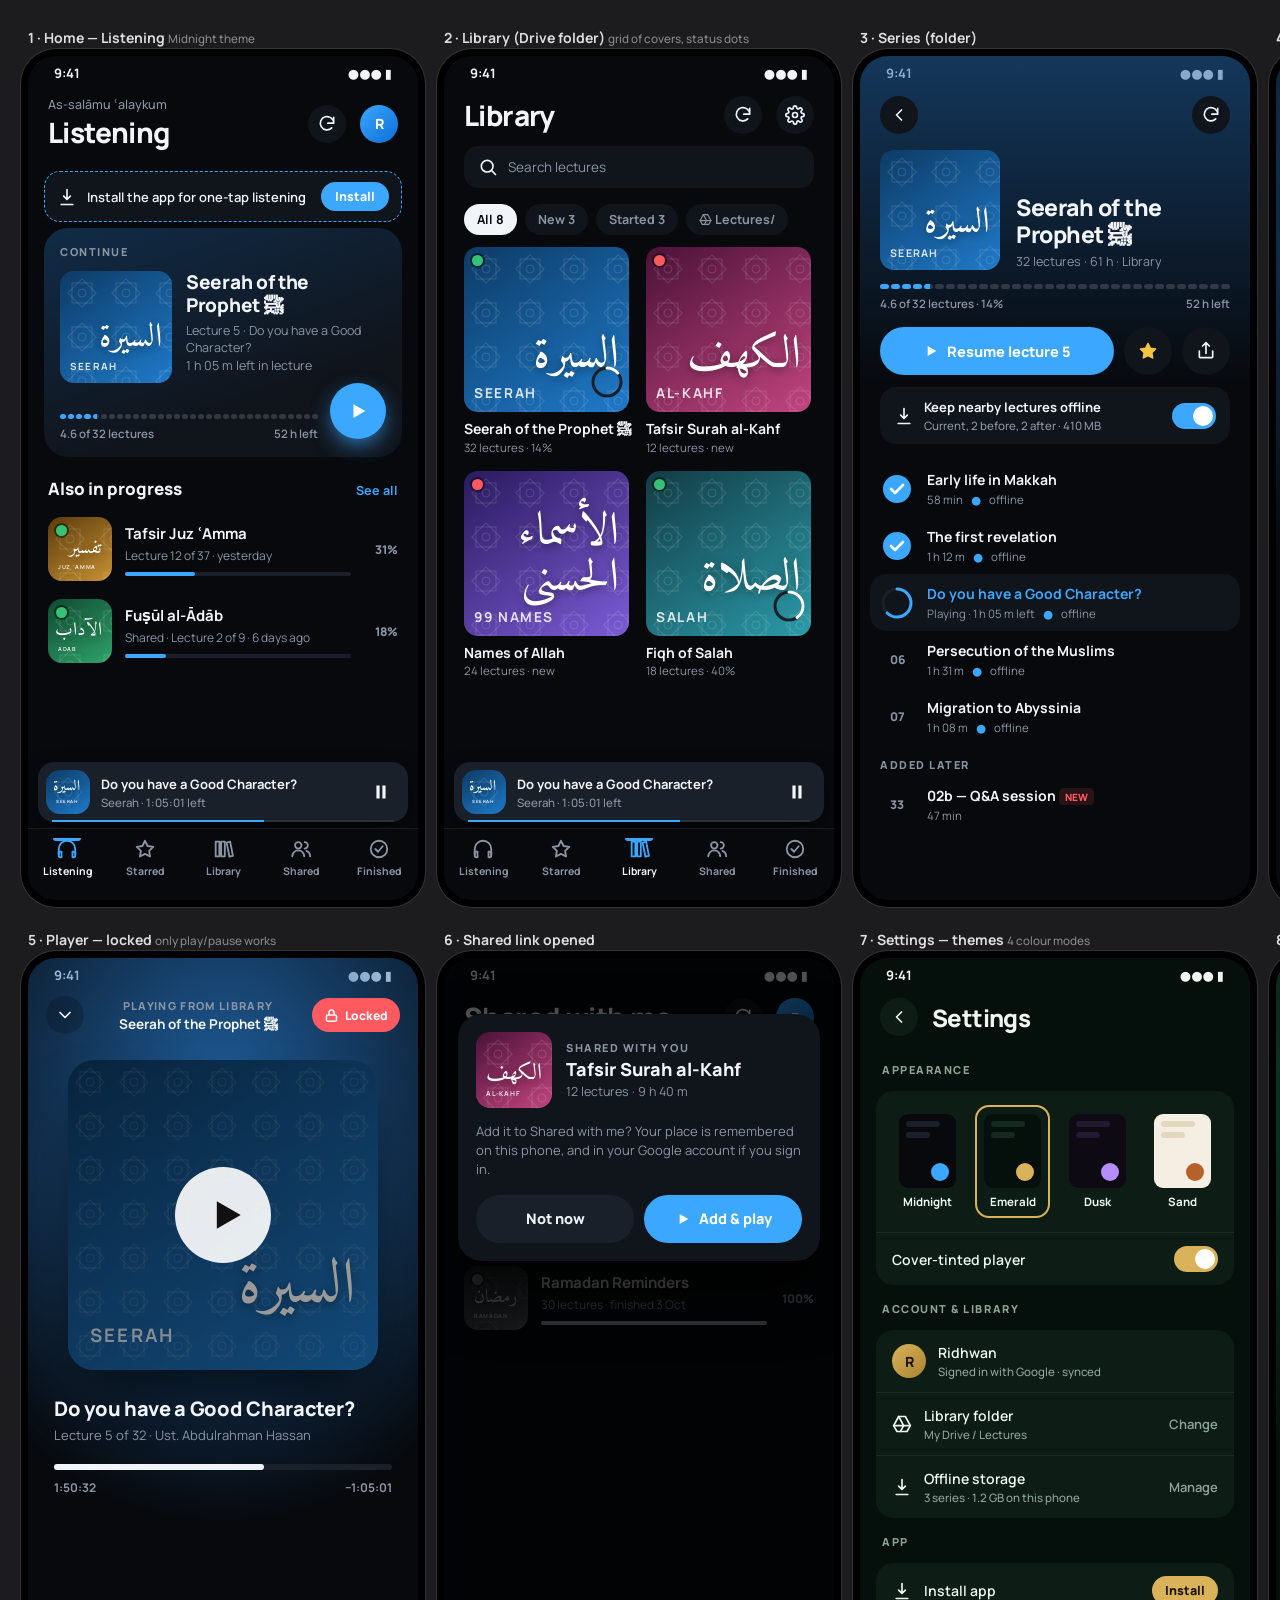
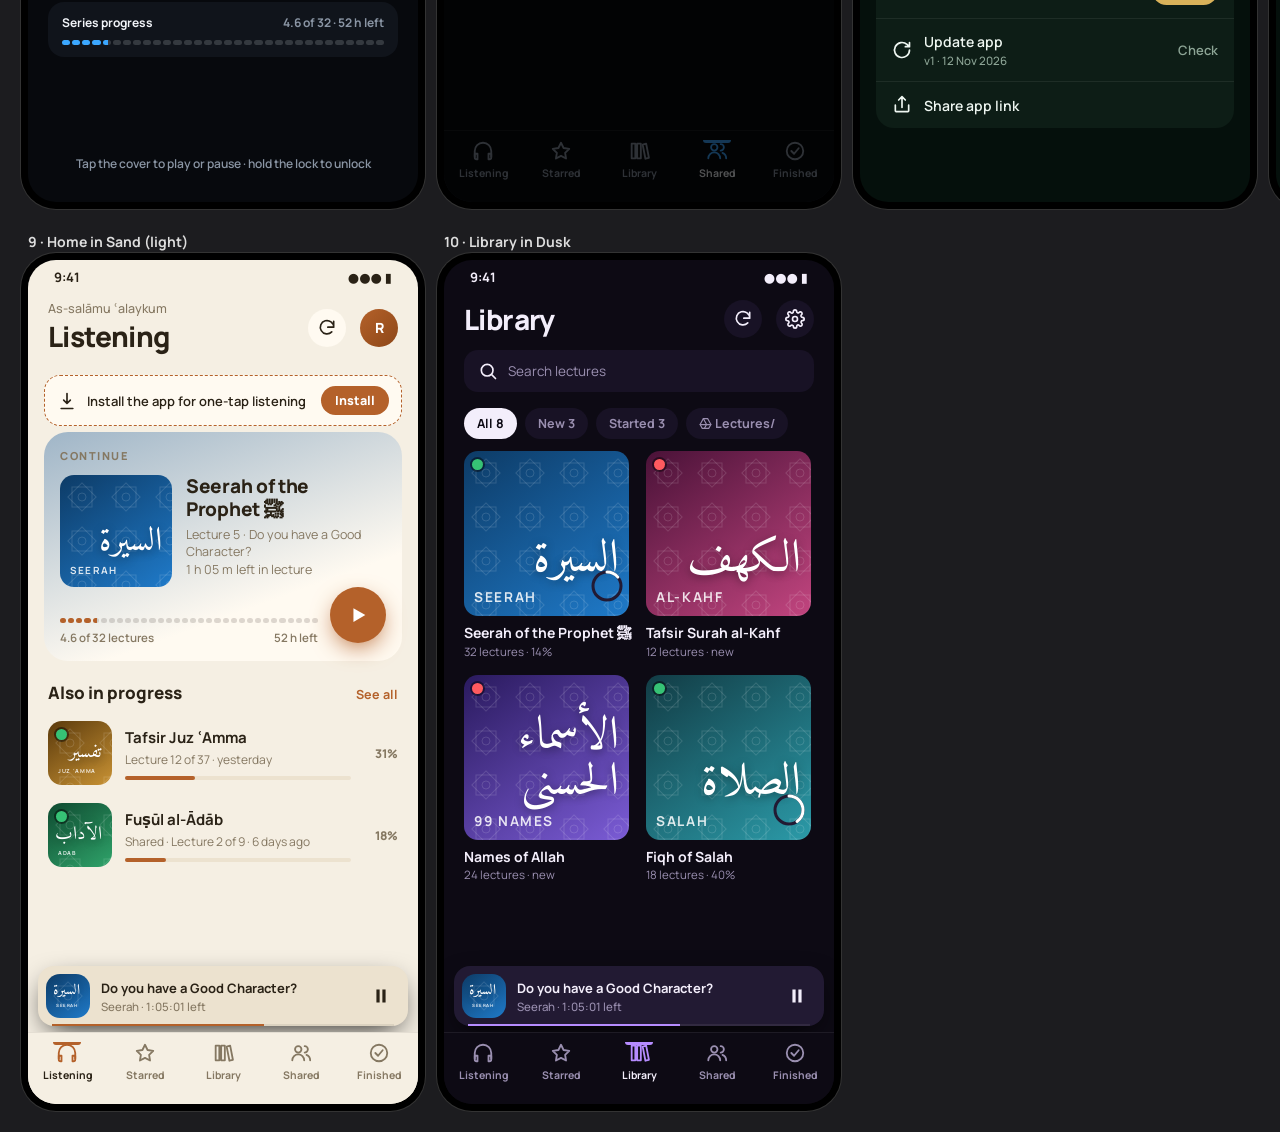
<file: design/mobile-kit.html>
<!doctype html><html><head><meta charset="utf-8">
<link href="https://fonts.googleapis.com/css2?family=Manrope:wght@400;500;600;700;800&family=Amiri:wght@700&display=swap" rel="stylesheet">
<style>
*{box-sizing:border-box;margin:0;padding:0}
body{background:#1c1c1f;font-family:Manrope,system-ui,sans-serif;display:flex;flex-wrap:wrap;gap:30px 26px;padding:28px;width:1720px}
.cap{color:#ddd;font:700 14px Manrope;margin-bottom:9px}.cap small{color:#888;font-weight:500}
.ph{width:390px;height:844px;background:var(--bg);color:var(--tx);position:relative;overflow:hidden;border-radius:28px;box-shadow:0 0 0 7px #000,0 0 0 8px #333}
[data-t=midnight]{--bg:#07090d;--s1:#10141b;--s2:#1a2029;--ln:#ffffff12;--tx:#f1f4f8;--mu:#8a95a4;--ac:#3ba7ff;--ac2:#0b6fd6;--on:#fff}
[data-t=emerald]{--bg:#05100c;--s1:#0d1d16;--s2:#15291f;--ln:#ffffff12;--tx:#eef6f1;--mu:#8da596;--ac:#d9b25a;--ac2:#a9832e;--on:#1b1405}
[data-t=sand]{--bg:#f5efe3;--s1:#fffaf1;--s2:#ece2cf;--ln:#00000012;--tx:#2a2216;--mu:#857862;--ac:#b4612a;--ac2:#8d4718;--on:#fff}
[data-t=dusk]{--bg:#0d0a14;--s1:#181225;--s2:#221a33;--ln:#ffffff12;--tx:#f3eefb;--mu:#9a8fb0;--ac:#b68cff;--ac2:#7d52d6;--on:#fff}
.sb{height:34px;display:flex;justify-content:space-between;align-items:center;padding:0 26px;font-size:13px;font-weight:700}
.hd{display:flex;align-items:center;gap:14px;padding:6px 20px 10px}
.hd .t{flex:1}.hd small{display:block;color:var(--mu);font-size:12.5px;font-weight:500}.hd h1{font-size:28px;font-weight:800;letter-spacing:-.6px}
.ib{width:38px;height:38px;border-radius:50%;background:var(--s1);display:flex;align-items:center;justify-content:center}
svg.i{width:20px;height:20px;stroke:var(--tx);fill:none;stroke-width:2;stroke-linecap:round;stroke-linejoin:round}
.av{width:38px;height:38px;border-radius:50%;background:linear-gradient(135deg,var(--ac),var(--ac2));color:var(--on);font-weight:800;display:flex;align-items:center;justify-content:center;font-size:14px}
.cov{position:relative;border-radius:14px;overflow:hidden;flex:none;color:#fff;display:flex;flex-direction:column;justify-content:flex-end;padding:10px}
.cov:before{content:"";position:absolute;inset:0;background-image:url("data:image/svg+xml,%3Csvg xmlns='http://www.w3.org/2000/svg' width='44' height='44'%3E%3Cg fill='none' stroke='white' stroke-opacity='.13'%3E%3Crect x='12' y='12' width='20' height='20'/%3E%3Crect x='12' y='12' width='20' height='20' transform='rotate(45 22 22)'/%3E%3Ccircle cx='22' cy='22' r='4'/%3E%3C/g%3E%3C/svg%3E")}
.cov .ar{position:relative;font-family:Amiri,serif;font-size:2.1em;line-height:1;text-align:right;direction:rtl;text-shadow:0 2px 10px #0006}
.cov .en{position:relative;font-size:.62em;font-weight:700;letter-spacing:.12em;text-transform:uppercase;opacity:.85;margin-top:4px}
.dot{position:absolute;top:8px;left:8px;width:11px;height:11px;border-radius:50%;box-shadow:0 0 0 2px #0007;z-index:2}
.d-new{background:#ff5a5f}.d-go{background:#36c275}.d-done{background:#8b95a3}
.hero{margin:6px 16px 0;border-radius:24px;padding:16px;background:linear-gradient(160deg,var(--h1),var(--s1) 70%);position:relative}
.hero .lab{font-size:11px;font-weight:800;letter-spacing:.14em;color:var(--mu);margin-bottom:12px}
.hrow{display:flex;gap:14px}
.hero h2{font-size:19px;font-weight:800;letter-spacing:-.3px;line-height:1.2}
.hero p{font-size:12.5px;color:var(--mu);margin-top:5px;line-height:1.4}
.pbtn{width:56px;height:56px;border-radius:50%;background:var(--ac);display:flex;align-items:center;justify-content:center;box-shadow:0 8px 24px -6px var(--ac)}
.pbtn svg{width:22px;height:22px;fill:var(--on)}
.seg{display:flex;gap:2px;margin-top:14px}.seg i{flex:1;height:5px;border-radius:3px;background:color-mix(in srgb,var(--tx) 16%,transparent)}.seg i.f{background:var(--ac)}
.seg i.p{background:linear-gradient(90deg,var(--ac) var(--w),color-mix(in srgb,var(--tx) 16%,transparent) var(--w))}
.meta2{display:flex;justify-content:space-between;font-size:11.5px;color:var(--mu);margin-top:7px;font-weight:600}
.sec{display:flex;justify-content:space-between;align-items:baseline;padding:20px 20px 8px}.sec h3{font-size:17px;font-weight:800}.sec span{font-size:12.5px;color:var(--ac);font-weight:700}
.row{display:flex;align-items:center;gap:13px;padding:9px 20px}
.row .tx{flex:1;min-width:0}.row h4{font-size:15px;font-weight:700;white-space:nowrap;overflow:hidden;text-overflow:ellipsis}.row p{font-size:12px;color:var(--mu);margin-top:3px}
.bar{height:4px;background:var(--s2);border-radius:2px;margin-top:8px}.bar b{display:block;height:100%;border-radius:2px;background:var(--ac)}
.pct{font-size:12px;font-weight:800;color:var(--mu);width:34px;text-align:right}
.install{margin:10px 16px 0;padding:10px 12px;border-radius:16px;background:var(--s1);border:1px dashed var(--ac);display:flex;align-items:center;gap:10px;font-size:13px;font-weight:600}
.install .b{margin-left:auto;background:var(--ac);color:var(--on);border-radius:20px;padding:6px 14px;font-weight:800;font-size:12.5px}
.mini{position:absolute;left:10px;right:10px;bottom:78px;height:60px;border-radius:16px;background:var(--s2);display:flex;align-items:center;gap:11px;padding:0 8px;box-shadow:0 10px 30px -10px #000}
.mini .tx{flex:1;min-width:0;font-size:13px;font-weight:700}.mini .tx small{display:block;font-weight:500;color:var(--mu);font-size:11.5px;margin-top:2px}
.mini .pg{position:absolute;left:14px;right:14px;bottom:0;height:2px;background:var(--ln)}.mini .pg b{display:block;height:100%;width:62%;background:var(--ac)}
.nav{position:absolute;left:0;right:0;bottom:0;height:72px;background:var(--bg);border-top:1px solid var(--ln);display:flex;justify-content:space-around;padding-top:9px}
.nav div{display:flex;flex-direction:column;align-items:center;gap:4px;font-size:10.5px;font-weight:700;color:var(--mu);width:64px}
.nav svg{width:22px;height:22px;stroke:var(--mu);fill:none;stroke-width:2;stroke-linecap:round;stroke-linejoin:round}
.nav .on{color:var(--tx)}.nav .on svg{stroke:var(--ac)}
.nav .on:before{content:"";position:absolute;top:0;width:28px;height:3px;border-radius:0 0 3px 3px;background:var(--ac)}
.nav div{position:relative}
.chips{display:flex;gap:8px;padding:4px 20px 12px;overflow:hidden}.chip{padding:7px 13px;border-radius:20px;background:var(--s1);font-size:12.5px;font-weight:700;color:var(--mu);white-space:nowrap}.chip.on{background:var(--tx);color:var(--bg)}
.grid{display:grid;grid-template-columns:1fr 1fr;gap:16px 14px;padding:0 20px}
.grid h4{font-size:14px;font-weight:700;margin-top:8px;line-height:1.25}.grid p{font-size:11.5px;color:var(--mu);margin-top:2px}
.ring{position:absolute;right:8px;bottom:8px;z-index:2}
.search{margin:2px 20px 12px;height:42px;border-radius:14px;background:var(--s1);display:flex;align-items:center;gap:10px;padding:0 14px;color:var(--mu);font-size:13.5px}
/* folder */
.fhead{position:relative;padding:0 20px 16px}
.amb{position:absolute;inset:0 0 auto 0;height:330px;background:linear-gradient(180deg,var(--h1),transparent)}
.fbig{display:flex;gap:16px;align-items:flex-end;position:relative;margin-top:6px}
.fbig h2{font-size:23px;font-weight:800;letter-spacing:-.5px;line-height:1.15}.fbig p{font-size:12.5px;color:var(--mu);margin-top:6px}
.acts{display:flex;gap:10px;margin-top:16px;position:relative;align-items:center}
.res{flex:1;height:48px;border-radius:24px;background:var(--ac);color:var(--on);display:flex;align-items:center;justify-content:center;gap:8px;font-weight:800;font-size:14.5px}
.res svg{width:16px;height:16px;fill:var(--on)}
.cb{width:48px;height:48px;border-radius:50%;background:var(--s1);display:flex;align-items:center;justify-content:center}
.off{position:relative;margin-top:12px;display:flex;align-items:center;gap:10px;padding:11px 14px;border-radius:16px;background:var(--s1);font-size:13px;font-weight:700}
.off small{display:block;color:var(--mu);font-weight:500;font-size:11.5px;margin-top:2px}
.tg{margin-left:auto;width:44px;height:26px;border-radius:13px;background:var(--ac);position:relative}.tg:after{content:"";position:absolute;right:3px;top:3px;width:20px;height:20px;border-radius:50%;background:#fff}
.fl{display:flex;align-items:center;gap:13px;padding:10px 20px}
.fl .tx{flex:1;min-width:0}.fl h4{font-size:14px;font-weight:700;white-space:nowrap;overflow:hidden;text-overflow:ellipsis}.fl p{font-size:11.5px;color:var(--mu);margin-top:3px;display:flex;gap:8px;align-items:center}
.fl.cur{background:var(--s1);margin:0 10px;border-radius:16px;padding:10px}
.fl.cur h4{color:var(--ac)}
.num{width:34px;height:34px;flex:none;display:flex;align-items:center;justify-content:center;font-size:12px;font-weight:800;color:var(--mu);position:relative}
.num svg{position:absolute;inset:0}
.added{margin:12px 20px 4px;font-size:11px;font-weight:800;letter-spacing:.14em;color:var(--mu)}
.new{font-size:10px;font-weight:800;color:#ff5a5f;background:#ff5a5f22;padding:2px 6px;border-radius:5px}
/* player */
.pamb{position:absolute;inset:0;background:radial-gradient(120% 70% at 50% 18%,var(--h1),transparent 70%)}
.ptop{position:relative;display:flex;align-items:center;padding:4px 18px}
.ptop .c{flex:1;text-align:center;font-size:11px;font-weight:800;letter-spacing:.12em;color:var(--mu)}.ptop .c b{display:block;color:var(--tx);letter-spacing:0;font-size:13.5px;margin-top:2px}
.pcov{position:relative;margin:22px auto 0;width:310px;height:310px;border-radius:26px;font-size:30px;padding:22px;box-shadow:0 30px 60px -20px #000c}
.pcov .ovl{position:absolute;inset:0;background:#0006;display:flex;align-items:center;justify-content:center;z-index:3}
.pcov .ovl div{width:96px;height:96px;border-radius:50%;background:#ffffffe6;display:flex;align-items:center;justify-content:center}
.ptit{position:relative;padding:26px 26px 0;display:flex;align-items:flex-start;gap:12px}
.ptit .tx{flex:1}.ptit h2{font-size:20px;font-weight:800;letter-spacing:-.3px;line-height:1.25}.ptit p{font-size:13px;color:var(--mu);margin-top:5px}
.scrub{position:relative;padding:20px 26px 0}.scrub .tr{height:6px;background:var(--s2);border-radius:3px;position:relative}.scrub .tr b{position:absolute;left:0;top:0;bottom:0;width:62%;background:var(--tx);border-radius:3px}
.scrub .tr i{position:absolute;left:62%;top:50%;width:16px;height:16px;margin:-8px;border-radius:50%;background:var(--tx);box-shadow:0 2px 8px #0008}
.tm{display:flex;justify-content:space-between;font-size:12px;font-weight:700;color:var(--mu);margin-top:9px}
.ctl{position:relative;display:flex;justify-content:space-between;align-items:center;padding:18px 18px 0}
.sk{width:66px;height:66px;border-radius:50%;background:var(--s1);display:flex;flex-direction:column;align-items:center;justify-content:center;gap:1px}
.sk svg{width:24px;height:24px;stroke:var(--tx);fill:none;stroke-width:2.2;stroke-linecap:round;stroke-linejoin:round}
.sk span{font-size:10.5px;font-weight:800;color:var(--mu)}
.nx{width:40px;height:40px;display:flex;align-items:center;justify-content:center}.nx svg{width:22px;height:22px;fill:var(--tx)}
.bookp{position:relative;margin:22px 20px 0;padding:12px 14px;border-radius:16px;background:var(--s1)}
.bookp .l{display:flex;justify-content:space-between;font-size:12px;font-weight:700}.bookp .l span{color:var(--mu)}
.bookp .seg{margin-top:9px}
.lockb{display:flex;align-items:center;gap:6px;height:34px;padding:0 12px;border-radius:17px;background:#ff5a5f;color:#fff;font-size:12px;font-weight:800}
.lockb svg{width:15px;height:15px;stroke:#fff;fill:none;stroke-width:2.4}
.lk .ctl,.lk .nx2{visibility:hidden}.lk .scrub .tr i{display:none}
.hint{position:absolute;left:0;right:0;bottom:30px;text-align:center;font-size:12px;color:var(--mu);font-weight:600}
/* settings */
.grp{margin:6px 16px 0;border-radius:18px;background:var(--s1);overflow:hidden}
.gt{font-size:11px;font-weight:800;letter-spacing:.14em;color:var(--mu);padding:16px 22px 8px}
.it{display:flex;align-items:center;gap:12px;padding:13px 16px;border-top:1px solid var(--ln);font-size:14px;font-weight:600}
.it:first-child{border-top:0}.it .v{margin-left:auto;color:var(--mu);font-size:13px;font-weight:600}
.it small{display:block;color:var(--mu);font-size:11.5px;font-weight:500;margin-top:2px}
.themes{display:grid;grid-template-columns:repeat(4,1fr);gap:10px;padding:14px}
.th{border-radius:14px;padding:7px;border:2px solid transparent}.th.on{border-color:var(--ac)}
.th .sw{height:74px;border-radius:9px;position:relative;overflow:hidden;padding:7px}
.th .sw i{display:block;height:6px;border-radius:3px;margin-bottom:5px}.th .sw b{position:absolute;right:7px;bottom:7px;width:18px;height:18px;border-radius:50%}
.th p{font-size:11.5px;font-weight:700;text-align:center;margin-top:6px}
.btn2{background:var(--ac);color:var(--on);border-radius:18px;padding:6px 13px;font-size:12.5px;font-weight:800;margin-left:auto}
.dlg{position:absolute;left:14px;right:14px;top:56px;border-radius:24px;background:var(--s1);padding:18px;box-shadow:0 30px 60px #000a;z-index:9}
.dim{position:absolute;inset:0;background:#000a;z-index:8}
</style></head><body>
<script>
const I={
 head:'<path d="M3 18v-6a9 9 0 0 1 18 0v6"/><path d="M21 19a2 2 0 0 1-2 2h-1v-6h3zM3 19a2 2 0 0 0 2 2h1v-6H3z"/>',
 star:'<path d="m12 3 2.8 5.7 6.2.9-4.5 4.4 1 6.2L12 17.3 6.5 20.2l1-6.2L3 9.6l6.2-.9z"/>',
 lib:'<path d="M4 4h4v16H4zM10 4h4v16h-4z"/><path d="m16 5 3.8-1 3 15.4-3.8 1z"/>',
 sh:'<circle cx="9" cy="8" r="3.5"/><path d="M2.5 20a6.5 6.5 0 0 1 13 0"/><path d="M16 4.5a3.5 3.5 0 0 1 0 7M18 14a6.5 6.5 0 0 1 4 6"/>',
 done:'<circle cx="12" cy="12" r="9"/><path d="m8 12 3 3 5-6"/>',
 ref:'<path d="M20 11a8 8 0 1 0-2.3 5.7M20 4v7h-7"/>',
 gear:'<circle cx="12" cy="12" r="3"/><path d="M19.4 15a1.7 1.7 0 0 0 .3 1.8l.1.1a2 2 0 1 1-2.8 2.8l-.1-.1a1.7 1.7 0 0 0-1.8-.3 1.7 1.7 0 0 0-1 1.5V21a2 2 0 1 1-4 0v-.1a1.7 1.7 0 0 0-1.1-1.5 1.7 1.7 0 0 0-1.8.3l-.1.1a2 2 0 1 1-2.8-2.8l.1-.1a1.7 1.7 0 0 0 .3-1.8 1.7 1.7 0 0 0-1.5-1H3a2 2 0 1 1 0-4h.1a1.7 1.7 0 0 0 1.5-1.1 1.7 1.7 0 0 0-.3-1.8l-.1-.1a2 2 0 1 1 2.8-2.8l.1.1a1.7 1.7 0 0 0 1.8.3H9a1.7 1.7 0 0 0 1-1.5V3a2 2 0 1 1 4 0v.1a1.7 1.7 0 0 0 1 1.5 1.7 1.7 0 0 0 1.8-.3l.1-.1a2 2 0 1 1 2.8 2.8l-.1.1a1.7 1.7 0 0 0-.3 1.8V9a1.7 1.7 0 0 0 1.5 1H21a2 2 0 1 1 0 4h-.1a1.7 1.7 0 0 0-1.5 1z"/>',
 back:'<path d="m15 18-6-6 6-6"/>', down:'<path d="m6 9 6 6 6-6"/>',
 shr:'<path d="M4 12v7a1 1 0 0 0 1 1h14a1 1 0 0 0 1-1v-7M16 6l-4-4-4 4M12 2v13"/>',
 dl:'<path d="M12 3v12m0 0-4-4m4 4 4-4M5 21h14"/>',
 lock:'<rect x="4" y="11" width="16" height="10" rx="2"/><path d="M8 11V7a4 4 0 0 1 8 0v4"/>',
 unlock:'<rect x="4" y="11" width="16" height="10" rx="2"/><path d="M8 11V7a4 4 0 0 1 7.7-1.5"/>',
 list:'<path d="M8 6h13M8 12h13M8 18h13M3 6h.01M3 12h.01M3 18h.01"/>',
 srch:'<circle cx="11" cy="11" r="7"/><path d="m21 21-4.3-4.3"/>',
 drive:'<path d="M8 3h8l6 11-4 7H6l-4-7z"/><path d="m8 3 6 11h8M2 14h12l-4 7"/>',
 upd:'<path d="M21 12a9 9 0 1 1-3-6.7L21 8M21 3v5h-5"/>',
 user:'<circle cx="12" cy="8" r="4"/><path d="M4 21a8 8 0 0 1 16 0"/>',
};
const ic=(n,c='i')=>`<svg class="${c}" viewBox="0 0 24 24">${I[n]}</svg>`;
const rw=(s)=>`<svg viewBox="0 0 24 24"><path d="M11 6 4 12l7 6M20 6l-7 6 7 6"/></svg><span>${s}</span>`;
const ff=(s)=>`<svg viewBox="0 0 24 24"><path d="m13 6 7 6-7 6M4 6l7 6-7 6"/></svg><span>${s}</span>`;
const PLAY='<svg viewBox="0 0 24 24"><path d="M7 4.5v15l13-7.5z"/></svg>';
const B={ // books
 seerah:{ar:'السيرة',en:'Seerah',t:'Seerah of the Prophet ﷺ',g:'#0d3b66,#1f7ac9',h:'#1f5f9e'},
 tafsir:{ar:'تفسير',en:'Juz ʿAmma',t:'Tafsir Juz ʿAmma',g:'#5b3a0c,#c89234',h:'#7a5418'},
 adab:{ar:'الآداب',en:'Adab',t:'Fuṣūl al-Ādāb',g:'#0f4a30,#2fa36a',h:'#1a5e3d'},
 kahf:{ar:'الكهف',en:'Al-Kahf',t:'Tafsir Surah al-Kahf',g:'#4a1238,#c2457f',h:'#6a1e4f'},
 asma:{ar:'الأسماء الحسنى',en:'99 Names',t:'Names of Allah',g:'#2a1a5e,#7b5cd6',h:'#3d2a80'},
 salah:{ar:'الصلاة',en:'Salah',t:'Fiqh of Salah',g:'#123c45,#2b9aa8',h:'#1c5560'},
 anbiya:{ar:'الأنبياء',en:'Prophets',t:'Stories of the Prophets',g:'#4d2614,#d06b3a',h:'#6b3519'},
 ramadan:{ar:'رمضان',en:'Ramadan',t:'Ramadan Reminders',g:'#1d2b3a,#566b80',h:'#2b3b4c'},
};
const cov=(k,sz,st,fs)=>{const b=B[k];return `<div class="cov" style="width:${sz}px;height:${sz}px;font-size:${fs||sz/7}px;background:linear-gradient(145deg,${b.g})${st=='d-done'?';filter:saturate(.25) brightness(.75)':''}">${st?`<i class="dot ${st}"></i>`:''}<div class="ar">${b.ar}</div><div class="en">${b.en}</div></div>`};
const seg=(n,f,p)=>'<div class="seg">'+Array.from({length:n},(_,i)=>i<f?'<i class="f"></i>':i==f?`<i class="p" style="--w:${p}%"></i>`:'<i></i>').join('')+'</div>';
const nav=(on)=>'<div class="nav">'+[['head','Listening'],['star','Starred'],['lib','Library'],['sh','Shared'],['done','Finished']].map(([i,l])=>`<div class="${l==on?'on':''}"><svg viewBox="0 0 24 24">${I[i]}</svg>${l}</div>`).join('')+'</div>';
const mini=()=>`<div class="mini">${cov('seerah',44,'',7)}<div class="tx">Do you have a Good Character?<small>Seerah · 1:05:01 left</small></div><div class="ib" style="background:none"><svg viewBox="0 0 24 24" style="width:22px;fill:var(--tx)"><path d="M7 5h3.5v14H7zM13.5 5H17v14h-3.5z"/></svg></div><div class="pg"><b></b></div></div>`;
const sb='<div class="sb"><span>9:41</span><span>●●● ▮</span></div>';
const ring=(p,c='var(--ac)')=>{const r=14,C=2*Math.PI*r;return `<svg width="34" height="34" viewBox="0 0 34 34"><circle cx="17" cy="17" r="${r}" fill="none" stroke="var(--s2)" stroke-width="3"/><circle cx="17" cy="17" r="${r}" fill="none" stroke="${c}" stroke-width="3" stroke-linecap="round" stroke-dasharray="${C*p/100} ${C}" transform="rotate(-90 17 17)"/></svg>`};
const row=(k,st,sub,p)=>`<div class="row">${cov(k,64,st,9)}<div class="tx"><h4>${B[k].t}</h4><p>${sub}</p><div class="bar"><b style="width:${p}%;${st=='d-done'?'background:var(--mu)':''}"></b></div></div><div class="pct">${p}%</div></div>`;

function home(t){return `<div class="ph" data-t="${t}" style="--h1:#1f5f9e66">${sb}
<div class="hd"><div class="t"><small>As-salāmu ʿalaykum</small><h1>Listening</h1></div><div class="ib">${ic('ref')}</div><div class="av">R</div></div>
<div class="install">${ic('dl')}<span>Install the app for one-tap listening</span><span class="b">Install</span></div>
<div class="hero"><div class="lab">CONTINUE</div><div class="hrow">${cov('seerah',112,'',16)}<div style="flex:1"><h2>Seerah of the Prophet ﷺ</h2><p>Lecture 5 · Do you have a Good Character?<br>1 h 05 m left in lecture</p></div></div>
<div style="display:flex;align-items:flex-end;gap:12px"><div style="flex:1">${seg(32,4,62)}<div class="meta2"><span>4.6 of 32 lectures</span><span>52 h left</span></div></div><div class="pbtn" style="margin-bottom:2px">${PLAY}</div></div></div>
<div class="sec"><h3>Also in progress</h3><span>See all</span></div>
${row('tafsir','d-go','Lecture 12 of 37 · yesterday',31)}
${row('adab','d-go','Shared · Lecture 2 of 9 · 6 days ago',18)}
${mini()}${nav('Listening')}</div>`}

function library(t){const g=(k,st,sub,p)=>`<div><div style="position:relative">${cov(k,165,st,22)}${p!=null?`<div class="ring">${ring(p,st=='d-done'?'#8b95a3':'#fff')}</div>`:''}</div><h4>${B[k].t}</h4><p>${sub}</p></div>`;
return `<div class="ph" data-t="${t}">${sb}
<div class="hd"><div class="t"><h1>Library</h1></div><div class="ib">${ic('ref')}</div><div class="ib">${ic('gear')}</div></div>
<div class="search">${ic('srch')}Search lectures</div>
<div class="chips"><span class="chip on">All 8</span><span class="chip">New 3</span><span class="chip">Started 3</span><span class="chip">${ic('drive').replace('class="i"','class="i" style="width:13px;height:13px;vertical-align:-2px;stroke:var(--mu)"')} Lectures/</span></div>
<div class="grid">${g('seerah','d-go','32 lectures · 14%',14)}${g('kahf','d-new','12 lectures · new',null)}${g('asma','d-new','24 lectures · new',null)}${g('salah','d-go','18 lectures · 40%',40)}</div>
${mini()}${nav('Library')}</div>`}

function folder(t){const f=(n,h,p,st,dl,cur)=>`<div class="fl ${cur?'cur':''}"><div class="num">${st=='done'?`<svg width="34" height="34" viewBox="0 0 34 34"><circle cx="17" cy="17" r="14" fill="var(--ac)"/><path d="m11 17 4 4 8-8" stroke="var(--on)" stroke-width="2.6" fill="none" stroke-linecap="round" stroke-linejoin="round"/></svg>`:st=='cur'?ring(62):`<span>${n}</span>`}</div><div class="tx"><h4>${h}</h4><p>${p}${dl?` <span style="color:var(--ac)">●</span> offline`:''}</p></div></div>`;
return `<div class="ph" data-t="${t}" style="--h1:#1f5f9e88"><div class="amb"></div>${sb}
<div class="hd" style="position:relative"><div class="ib">${ic('back')}</div><div class="t"></div><div class="ib">${ic('ref')}</div></div>
<div class="fhead"><div class="fbig">${cov('seerah',120,'',17)}<div><h2>Seerah of the Prophet ﷺ</h2><p>32 lectures · 61 h · Library</p></div></div>
${seg(32,4,62)}<div class="meta2"><span>4.6 of 32 lectures · 14%</span><span>52 h left</span></div>
<div class="acts"><div class="res">${PLAY}Resume lecture 5</div><div class="cb">${ic('star').replace('class="i"','class="i" style="fill:#f5c542;stroke:#f5c542"')}</div><div class="cb">${ic('shr')}</div></div>
<div class="off">${ic('dl')}<div>Keep nearby lectures offline<small>Current, 2 before, 2 after · 410 MB</small></div><div class="tg"></div></div></div>
${f('03','Early life in Makkah','58 min','done',1)}${f('04','The first revelation','1 h 12 m','done',1)}
${f('05','Do you have a Good Character?','Playing · 1 h 05 m left','cur',1,1)}
${f('06','Persecution of the Muslims','1 h 31 m','',1)}${f('07','Migration to Abyssinia','1 h 08 m','',1)}
<div class="added">ADDED LATER</div>${f('33','02b — Q&amp;A session <span class="new">NEW</span>','47 min','')}
</div>`}

function player(t,locked,h){return `<div class="ph ${locked?'lk':''}" data-t="${t}" style="--h1:${h||'#1f5f9e'}"><div class="pamb"></div>${sb}
<div class="ptop"><div class="ib" style="background:#0003">${ic('down')}</div><div class="c">PLAYING FROM LIBRARY<b>Seerah of the Prophet ﷺ</b></div>${locked?`<div class="lockb"><svg viewBox="0 0 24 24">${I.lock}</svg>Locked</div>`:`<div class="ib" style="background:#0003">${ic('unlock')}</div>`}</div>
<div class="pcov cov" style="background:linear-gradient(145deg,${B.seerah.g})">${locked?`<div class="ovl"><div><svg viewBox="0 0 24 24" style="width:44px;fill:#111;margin-left:6px"><path d="M7 4.5v15l13-7.5z"/></svg></div></div>`:''}<div class="ar">السيرة</div><div class="en">Seerah</div></div>
<div class="ptit"><div class="tx"><h2>Do you have a Good Character?</h2><p>Lecture 5 of 32 · Ust. Abdulrahman Hassan</p></div><div class="nx2" style="padding-top:2px">${ic('list')}</div></div>
<div class="scrub"><div class="tr"><b></b><i></i></div><div class="tm"><span>1:50:32</span><span>−1:05:01</span></div></div>
<div class="ctl"><div class="nx"><svg viewBox="0 0 24 24"><path d="M6 5h2.5v14H6zM20 5v14L9.5 12z"/></svg></div><div class="sk">${rw('1m')}</div><div class="sk">${rw('10s')}</div><div class="sk">${ff('10s')}</div><div class="sk">${ff('1m')}</div><div class="nx"><svg viewBox="0 0 24 24"><path d="M15.5 5H18v14h-2.5zM4 5v14l10.5-7z"/></svg></div></div>
<div class="bookp"><div class="l">Series progress<span>4.6 of 32 · 52 h left</span></div>${seg(32,4,62)}</div>
${locked?'<div class="hint">Tap the cover to play or pause · hold the lock to unlock</div>':'<div class="hint">Tap the cover to pause</div>'}</div>`}

function settings(t){const sw=(n,bg,s1,ac,on)=>`<div class="th ${on?'on':''}"><div class="sw" style="background:${bg}"><i style="background:${s1};width:80%"></i><i style="background:${s1};width:55%"></i><b style="background:${ac}"></b></div><p>${n}</p></div>`;
return `<div class="ph" data-t="${t}">${sb}
<div class="hd"><div class="ib">${ic('back')}</div><div class="t"><h1 style="font-size:24px">Settings</h1></div></div>
<div class="gt">APPEARANCE</div><div class="grp"><div class="themes">${sw('Midnight','#07090d','#1a2029','#3ba7ff',t=='midnight')}${sw('Emerald','#05100c','#15291f','#d9b25a',t=='emerald')}${sw('Dusk','#0d0a14','#221a33','#b68cff',t=='dusk')}${sw('Sand','#f5efe3','#e3d7c0','#b4612a',t=='sand')}</div>
<div class="it">Cover-tinted player<small style="display:inline;margin-left:auto"></small><div class="tg" style="margin-left:auto"></div></div></div>
<div class="gt">ACCOUNT &amp; LIBRARY</div><div class="grp"><div class="it"><div class="av" style="width:34px;height:34px">R</div><div>Ridhwan<small>Signed in with Google · synced</small></div></div>
<div class="it">${ic('drive')}<div>Library folder<small>My Drive / Lectures</small></div><span class="v">Change</span></div>
<div class="it">${ic('dl')}<div>Offline storage<small>3 series · 1.2 GB on this phone</small></div><span class="v">Manage</span></div></div>
<div class="gt">APP</div><div class="grp"><div class="it">${ic('dl')}Install app<span class="btn2">Install</span></div><div class="it">${ic('upd')}<div>Update app<small>v1 · 12 Nov 2026</small></div><span class="v">Check</span></div><div class="it">${ic('shr')}Share app link</div></div>
</div>`}

function shared(t){return `<div class="ph" data-t="${t}">${sb}
<div class="hd"><div class="t"><h1>Shared with me</h1></div><div class="ib">${ic('ref')}</div><div class="av">R</div></div>
<div class="chips"><span class="chip on">All</span><span class="chip"><i class="dot d-new" style="position:static;display:inline-block;width:8px;height:8px;box-shadow:none"></i> New</span><span class="chip"><i class="dot d-go" style="position:static;display:inline-block;width:8px;height:8px;box-shadow:none"></i> Started</span><span class="chip"><i class="dot d-done" style="position:static;display:inline-block;width:8px;height:8px;box-shadow:none"></i> Finished</span></div>
${row('adab','d-go','Lecture 2 of 9 · 6 days ago',18)}${row('anbiya','d-new','15 lectures · added today',0)}${row('ramadan','d-done','30 lectures · finished 3 Oct',100)}
<div class="dim"></div><div class="dlg"><div style="display:flex;gap:14px;align-items:center">${cov('kahf',76,'',11)}<div><div style="font-size:11px;font-weight:800;letter-spacing:.14em;color:var(--mu)">SHARED WITH YOU</div><div style="font-size:18px;font-weight:800;margin-top:4px;line-height:1.2">Tafsir Surah al-Kahf</div><div style="font-size:12.5px;color:var(--mu);margin-top:3px">12 lectures · 9 h 40 m</div></div></div>
<p style="font-size:13px;color:var(--mu);margin-top:14px;line-height:1.45">Add it to Shared with me? Your place is remembered on this phone, and in your Google account if you sign in.</p>
<div style="display:flex;gap:10px;margin-top:16px"><div class="res" style="background:var(--s2);color:var(--tx)">Not now</div><div class="res">${PLAY}Add &amp; play</div></div></div>
${nav('Shared')}</div>`}

const S=[
 ['1 · Home — Listening','Midnight theme',home('midnight')],
 ['2 · Library (Drive folder)','grid of covers, status dots',library('midnight')],
 ['3 · Series (folder)','',folder('midnight')],
 ['4 · Player','tap cover = play/pause',player('midnight',0)],
 ['5 · Player — locked','only play/pause works',player('midnight',1)],
 ['6 · Shared link opened','',shared('midnight')],
 ['7 · Settings — themes','4 colour modes',settings('emerald')],
 ['8 · Same player in Emerald','cover-tinted',player('emerald',0,'#1a5e3d')],
 ['9 · Home in Sand (light)','',home('sand')],
 ['10 · Library in Dusk','',library('dusk')],
];
document.body.innerHTML=S.map(([a,b,h])=>`<div><div class="cap">${a} <small>${b}</small></div>${h}</div>`).join('');
</script></body></html>
</file>
<file: css/app.css>
/* Lectures — house style from toolkit 09_UI_DESIGN_SYSTEM.md (ui-reference/mobile-kit.html, desktop-kit.html) */
*{box-sizing:border-box;margin:0;padding:0;-webkit-tap-highlight-color:transparent}
[hidden]{display:none!important}
:root,[data-theme=midnight]{--bg:#07090d;--s1:#10141b;--s2:#1a2029;--ln:#ffffff12;--tx:#f1f4f8;--mu:#8a95a4;--ac:#3ba7ff;--ac2:#0b6fd6;--on:#fff}
[data-theme=emerald]{--bg:#05100c;--s1:#0d1d16;--s2:#15291f;--ln:#ffffff12;--tx:#eef6f1;--mu:#8da596;--ac:#d9b25a;--ac2:#a9832e;--on:#1b1405}
[data-theme=dusk]{--bg:#0d0a14;--s1:#181225;--s2:#221a33;--ln:#ffffff12;--tx:#f3eefb;--mu:#9a8fb0;--ac:#b68cff;--ac2:#7d52d6;--on:#fff}
[data-theme=sand]{--bg:#f5efe3;--s1:#fffaf1;--s2:#ece2cf;--ln:#00000012;--tx:#2a2216;--mu:#857862;--ac:#b4612a;--ac2:#8d4718;--on:#fff}
:root{--emp:color-mix(in srgb,var(--tx) 16%,transparent);--nav:72px;--safe:env(safe-area-inset-bottom,0px)}
html,body{height:100%;background:var(--bg);color:var(--tx);font-family:Manrope,system-ui,-apple-system,"Segoe UI",sans-serif;overscroll-behavior:none}
body{overflow:hidden}
button{font:inherit;color:inherit;background:none;border:0;cursor:pointer}
input{font:inherit;color:var(--tx)}
[data-act]{cursor:pointer;user-select:none;-webkit-user-select:none}
svg.i{width:20px;height:20px;stroke:var(--tx);fill:none;stroke-width:2;stroke-linecap:round;stroke-linejoin:round;flex:none}

/* ---- phone shell ---- */
#app{height:100%;position:relative}
.ph{position:relative;height:100dvh;max-width:560px;margin:0 auto;overflow:hidden;background:var(--bg)}
.scr{position:absolute;inset:0;overflow-y:auto;overflow-x:hidden;padding-top:env(safe-area-inset-top,0px);padding-bottom:calc(var(--nav) + var(--safe) + 90px)}
.scr.nonav{padding-bottom:calc(var(--safe) + 90px)}
.hd{display:flex;align-items:center;gap:12px;padding:14px 20px 10px}
.hd .t{flex:1;min-width:0}.hd small{display:block;color:var(--mu);font-size:12.5px;font-weight:500}.hd h1{font-size:28px;font-weight:800;letter-spacing:-.6px;line-height:1.15;white-space:nowrap;overflow:hidden;text-overflow:ellipsis}
.ib{width:38px;height:38px;border-radius:50%;background:var(--s1);display:flex;align-items:center;justify-content:center;flex:none}
.ib.spin svg{animation:spin 1s linear infinite}@keyframes spin{to{transform:rotate(360deg)}}
.av{width:38px;height:38px;border-radius:50%;background:linear-gradient(135deg,var(--ac),var(--ac2));color:var(--on);font-weight:800;display:flex;align-items:center;justify-content:center;font-size:14px;flex:none}
.av svg.i{stroke:var(--on);width:18px;height:18px}

/* covers */
.cov{position:relative;border-radius:14px;overflow:hidden;flex:none;color:#fff;display:flex;flex-direction:column;justify-content:flex-end;padding:.6em .65em}
.cov .pat{position:absolute;inset:0}
.cov img{position:absolute;inset:0;width:100%;height:100%;object-fit:cover;z-index:1}
.cov .ar{position:relative;font-family:Amiri,serif;font-weight:700;font-size:2.1em;line-height:1.05;text-align:right;direction:rtl;text-shadow:0 2px 10px #0006;overflow:hidden;white-space:nowrap;text-overflow:clip}
.cov .ar.lat{font-family:Manrope,sans-serif;font-weight:800;direction:ltr;letter-spacing:-.04em;font-size:2.3em}
.cov .en{position:relative;font-size:.62em;font-weight:700;letter-spacing:.12em;text-transform:uppercase;opacity:.85;margin-top:.25em;white-space:nowrap;overflow:hidden;text-overflow:ellipsis}
.cov.gone{filter:saturate(.25) brightness(.75)}
.cov.fill{width:100%;aspect-ratio:1;font-size:13.5cqw}
.cw{container-type:inline-size;position:relative}
.dot{position:absolute;top:8px;left:8px;width:11px;height:11px;border-radius:50%;box-shadow:0 0 0 2px #0007;z-index:2}
.d-new{background:#ff5a5f}.d-go{background:#36c275}.d-done{background:#8b95a3}

/* hero + progress */
.hero{margin:6px 16px 0;border-radius:24px;padding:16px;background:linear-gradient(160deg,var(--h1),var(--s1) 70%);position:relative}
.lab{font-size:11px;font-weight:800;letter-spacing:.14em;color:var(--mu);text-transform:uppercase}
.hero .lab{margin-bottom:12px}
.hrow{display:flex;gap:14px}
.hero h2{font-size:19px;font-weight:800;letter-spacing:-.3px;line-height:1.2}
.hero p{font-size:12.5px;color:var(--mu);margin-top:5px;line-height:1.4}
.pbtn{width:56px;height:56px;border-radius:50%;background:var(--ac);display:flex;align-items:center;justify-content:center;box-shadow:0 8px 24px -6px var(--ac);flex:none}
.pbtn svg{width:22px;height:22px;fill:var(--on)}
.seg{display:flex;gap:2px;margin-top:14px}.seg i{flex:1;height:5px;border-radius:3px;background:var(--emp)}.seg i.f{background:var(--ac)}
.seg i.p{background:linear-gradient(90deg,var(--ac) var(--w),var(--emp) var(--w))}
.meta2{display:flex;justify-content:space-between;gap:10px;font-size:11.5px;color:var(--mu);margin-top:7px;font-weight:600}
.sec{display:flex;justify-content:space-between;align-items:baseline;padding:20px 20px 8px}.sec h3{font-size:17px;font-weight:800}.sec span{font-size:12.5px;color:var(--ac);font-weight:700}
.row{display:flex;align-items:center;gap:13px;padding:9px 20px}
.row .tx{flex:1;min-width:0}.row h4{font-size:15px;font-weight:700;white-space:nowrap;overflow:hidden;text-overflow:ellipsis}.row p{font-size:12px;color:var(--mu);margin-top:3px;white-space:nowrap;overflow:hidden;text-overflow:ellipsis}
.row.gone h4{color:var(--mu)}
.bar{height:4px;background:var(--emp);border-radius:2px;margin-top:8px}.bar b{display:block;height:100%;border-radius:2px;background:var(--ac)}
.pct{font-size:12px;font-weight:800;color:var(--mu);width:38px;text-align:right;flex:none}
.install{margin:10px 16px 0;padding:10px 12px;border-radius:16px;background:var(--s1);border:1px dashed var(--ac);display:flex;align-items:center;gap:10px;font-size:13px;font-weight:600}
.install .b{margin-left:auto;background:var(--ac);color:var(--on);border-radius:20px;padding:6px 14px;font-weight:800;font-size:12.5px;flex:none}
.empty{margin:14px 16px 0;padding:22px 20px;border-radius:22px;background:var(--s1);text-align:center}
.empty h3{font-size:17px;font-weight:800}.empty p{font-size:13px;color:var(--mu);margin-top:6px;line-height:1.45}
.empty .btns{display:flex;flex-direction:column;gap:10px;margin-top:16px}.empty .res{flex:none}
.note{font-size:12.5px;color:var(--mu);padding:6px 22px;line-height:1.45}

/* mini player + nav */
.mini{position:absolute;left:10px;right:10px;bottom:calc(var(--nav) + var(--safe) + 10px);height:60px;border-radius:16px;background:var(--s2);display:flex;align-items:center;gap:11px;padding:0 8px;box-shadow:0 10px 30px -10px #000;z-index:5;overflow:hidden}
.scr.nonav~.mini{bottom:calc(var(--safe) + 10px)}
.mini .tx{flex:1;min-width:0;font-size:13px;font-weight:700;white-space:nowrap;overflow:hidden;text-overflow:ellipsis}.mini .tx small{display:block;font-weight:500;color:var(--mu);font-size:11.5px;margin-top:2px;overflow:hidden;text-overflow:ellipsis}
.mini .pg{position:absolute;left:14px;right:14px;bottom:0;height:2px;background:var(--ln)}.mini .pg b{display:block;height:100%;background:var(--ac)}
.mini .pp{width:44px;height:44px;display:flex;align-items:center;justify-content:center;flex:none}.mini .pp svg{width:22px;height:22px;fill:var(--tx)}
.nav{position:absolute;left:0;right:0;bottom:0;height:calc(var(--nav) + var(--safe));padding-bottom:var(--safe);background:var(--bg);border-top:1px solid var(--ln);display:flex;justify-content:space-around;padding-top:9px;z-index:6}
.nav>div{position:relative;display:flex;flex-direction:column;align-items:center;gap:4px;font-size:10.5px;font-weight:700;color:var(--mu);width:64px}
.nav svg{width:22px;height:22px;stroke:var(--mu);fill:none;stroke-width:2;stroke-linecap:round;stroke-linejoin:round}
.nav .on{color:var(--tx)}.nav .on svg{stroke:var(--ac)}
.nav .on:before{content:"";position:absolute;top:-9px;width:28px;height:3px;border-radius:0 0 3px 3px;background:var(--ac)}
.chips{display:flex;gap:8px;padding:4px 20px 12px;overflow-x:auto;scrollbar-width:none}.chips::-webkit-scrollbar{display:none}
.chip{padding:7px 13px;border-radius:20px;background:var(--s1);font-size:12.5px;font-weight:700;color:var(--mu);white-space:nowrap;display:flex;align-items:center;gap:6px}.chip.on{background:var(--tx);color:var(--bg)}
.chip .dot{position:static;width:8px;height:8px;box-shadow:none}
.chip svg.i{width:13px;height:13px;stroke:currentColor}
.grid{display:grid;grid-template-columns:1fr 1fr;gap:16px 14px;padding:0 20px}
.grid h4{font-size:14px;font-weight:700;margin-top:8px;line-height:1.25;display:-webkit-box;-webkit-line-clamp:2;-webkit-box-orient:vertical;overflow:hidden}.grid p{font-size:11.5px;color:var(--mu);margin-top:2px}
.ring{position:absolute;right:8px;bottom:8px;z-index:2}
.search{margin:2px 20px 12px;height:42px;border-radius:14px;background:var(--s1);display:flex;align-items:center;gap:10px;padding:0 14px;color:var(--mu);font-size:13.5px}
.search input{flex:1;background:none;border:0;outline:0;height:100%;font-size:14px;min-width:0}
.search svg.i{stroke:var(--mu)}

/* series (folder) */
.fhead{position:relative;padding:0 20px 16px}
.amb{position:absolute;inset:0 0 auto 0;height:330px;background:linear-gradient(180deg,var(--h1),transparent);pointer-events:none}
.fbig{display:flex;gap:16px;align-items:flex-end;position:relative;margin-top:6px}
.fbig h2{font-size:23px;font-weight:800;letter-spacing:-.5px;line-height:1.15;word-break:break-word}.fbig p{font-size:12.5px;color:var(--mu);margin-top:6px}
.acts{display:flex;gap:10px;margin-top:16px;position:relative;align-items:center}
.res{flex:1;height:48px;border-radius:24px;background:var(--ac);color:var(--on);display:flex;align-items:center;justify-content:center;gap:8px;font-weight:800;font-size:14.5px;padding:0 16px;white-space:nowrap}
.res svg{width:16px;height:16px;fill:var(--on)}
.res.sec2{background:var(--s2);color:var(--tx)}
.cb{width:48px;height:48px;border-radius:50%;background:var(--s1);display:flex;align-items:center;justify-content:center;flex:none}
.cb.starred svg.i{fill:#f5c542;stroke:#f5c542}
.off{position:relative;margin-top:12px;display:flex;align-items:center;gap:10px;padding:11px 14px;border-radius:16px;background:var(--s1);font-size:13px;font-weight:700}
.off small{display:block;color:var(--mu);font-weight:500;font-size:11.5px;margin-top:2px}
.tg{margin-left:auto;width:44px;height:26px;border-radius:13px;background:var(--emp);position:relative;flex:none;transition:background .15s}
.tg:after{content:"";position:absolute;left:3px;top:3px;width:20px;height:20px;border-radius:50%;background:#fff;transition:left .15s}
.tg.on{background:var(--ac)}.tg.on:after{left:21px}
.fl{display:flex;align-items:center;gap:13px;padding:10px 20px}
.fl .tx{flex:1;min-width:0}.fl h4{font-size:14px;font-weight:700;white-space:nowrap;overflow:hidden;text-overflow:ellipsis}.fl p{font-size:11.5px;color:var(--mu);margin-top:3px;display:flex;gap:6px;align-items:center}
.fl.cur{background:var(--s1);margin:0 10px;border-radius:16px;padding:10px}
.fl.cur h4{color:var(--ac)}
.fl.dn h4{color:var(--mu)}
.ofl{color:var(--ac)}
.num{width:34px;height:34px;flex:none;display:flex;align-items:center;justify-content:center;font-size:12px;font-weight:800;color:var(--mu);position:relative}
.num svg{position:absolute;inset:0}
.added{margin:12px 20px 4px;font-size:11px;font-weight:800;letter-spacing:.14em;color:var(--mu)}
.new{font-size:10px;font-weight:800;color:#ff5a5f;background:#ff5a5f22;padding:2px 6px;border-radius:5px;vertical-align:1px;margin-left:4px}
.lnk{display:block;margin:18px auto 0;font-size:12.5px;font-weight:700;color:var(--mu);text-decoration:underline;text-underline-offset:3px;padding:8px}

/* player */
.pl{position:fixed;inset:0;z-index:20;background:var(--bg);overflow:hidden;display:flex;flex-direction:column;padding-top:env(safe-area-inset-top,0px);padding-bottom:var(--safe)}
.pl>.in{position:relative;flex:1;display:flex;flex-direction:column;max-width:560px;width:100%;margin:0 auto;min-height:0}
.pamb{position:absolute;inset:0;background:radial-gradient(120% 70% at 50% 18%,var(--h1),transparent 70%);pointer-events:none}
.ptop{position:relative;display:flex;align-items:center;gap:8px;padding:12px 18px 4px}
.ptop .c{flex:1;min-width:0;text-align:center;font-size:11px;font-weight:800;letter-spacing:.12em;color:var(--mu)}.ptop .c b{display:block;color:var(--tx);letter-spacing:0;font-size:13.5px;margin-top:2px;white-space:nowrap;overflow:hidden;text-overflow:ellipsis}
.ptop .ib{background:#0003}
.pcw{--pc:min(78vw,calc(100dvh - 520px),340px);position:relative;margin:2vh auto 0;width:var(--pc);height:var(--pc);min-width:180px;min-height:180px;flex:none}
.pcov{width:100%!important;height:100%!important;border-radius:26px;font-size:calc(var(--pc) / 10.3)!important;padding:.7em;box-shadow:0 30px 60px -20px #000c}
.pcov .ovl{position:absolute;inset:0;background:#0006;display:flex;align-items:center;justify-content:center;z-index:3}
.pcov .ovl div{width:96px;height:96px;border-radius:50%;background:#ffffffe6;display:flex;align-items:center;justify-content:center}
.pcov .ovl svg{width:44px;height:44px;fill:#111;margin-left:6px}
.pcov .ovl.ld div{background:#ffffff99}
.ptit{position:relative;padding:3vh 26px 0;display:flex;align-items:flex-start;gap:12px}
.ptit .tx{flex:1;min-width:0}.ptit h2{font-size:20px;font-weight:800;letter-spacing:-.3px;line-height:1.25;display:-webkit-box;-webkit-line-clamp:2;-webkit-box-orient:vertical;overflow:hidden}.ptit p{font-size:13px;color:var(--mu);margin-top:5px}
.scrub{position:relative;padding:2.4vh 26px 0}
.tr{height:6px;background:var(--emp);border-radius:3px;position:relative;touch-action:none}
.tr:before{content:"";position:absolute;left:-10px;right:-10px;top:-16px;bottom:-16px}
.tr b{position:absolute;left:0;top:0;bottom:0;background:var(--tx);border-radius:3px;width:0}
.tr i{position:absolute;left:0;top:50%;width:16px;height:16px;margin:-8px;border-radius:50%;background:var(--tx);box-shadow:0 2px 8px #0008}
.tm{display:flex;justify-content:space-between;font-size:12px;font-weight:700;color:var(--mu);margin-top:9px;font-variant-numeric:tabular-nums}
.ctl{position:relative;display:flex;justify-content:space-between;align-items:center;padding:2.2vh 14px 0}
.sk{width:66px;height:66px;border-radius:50%;background:var(--s1);display:flex;flex-direction:column;align-items:center;justify-content:center;gap:1px;flex:none}
.sk svg{width:24px;height:24px;stroke:var(--tx);fill:none;stroke-width:2.2;stroke-linecap:round;stroke-linejoin:round}
.sk span{font-size:10.5px;font-weight:800;color:var(--mu)}
.sk:active,.nx:active,.cb:active,.ib:active{transform:scale(.94)}
.nx{width:44px;height:44px;display:flex;align-items:center;justify-content:center;flex:none}.nx svg{width:22px;height:22px;fill:var(--tx)}
.bookp{position:relative;margin:2.6vh 20px 0;padding:12px 14px;border-radius:16px;background:var(--s1)}
.bookp .l{display:flex;justify-content:space-between;gap:8px;font-size:12px;font-weight:700}.bookp .l span{color:var(--mu)}
.bookp .seg{margin-top:9px}
.lockb{position:relative;display:flex;align-items:center;gap:6px;height:34px;padding:0 12px;border-radius:17px;background:#ff5a5f;color:#fff;font-size:12px;font-weight:800;overflow:hidden;touch-action:none;flex:none}
.lockb svg{width:15px;height:15px;stroke:#fff;fill:none;stroke-width:2.4;position:relative}.lockb span{position:relative}
.lockb:before{content:"";position:absolute;inset:0;background:#fff3;transform:scaleX(0);transform-origin:left}
.lockb.hold:before{transform:scaleX(1);transition:transform .8s linear}
.lk .ctl,.lk .nx2,.lk .tr i{visibility:hidden}.lk .tr{pointer-events:none}
.hint{position:relative;margin-top:auto;padding:14px 0 18px;text-align:center;font-size:12px;color:var(--mu);font-weight:600}
.notint .pamb,.notint .amb{display:none}

/* settings */
.grp{margin:6px 16px 0;border-radius:18px;background:var(--s1);overflow:hidden}
.gt{font-size:11px;font-weight:800;letter-spacing:.14em;color:var(--mu);padding:16px 22px 8px}
.it{display:flex;align-items:center;gap:12px;padding:13px 16px;border-top:1px solid var(--ln);font-size:14px;font-weight:600;min-height:52px}
.it:first-child{border-top:0}.it .v{margin-left:auto;color:var(--mu);font-size:13px;font-weight:600;flex:none}
.it small{display:block;color:var(--mu);font-size:11.5px;font-weight:500;margin-top:2px;word-break:break-word}
.it>div{min-width:0}
.themes{display:grid;grid-template-columns:repeat(4,1fr);gap:10px;padding:14px}
.th{border-radius:14px;padding:7px;border:2px solid transparent}.th.on{border-color:var(--ac)}
.th .sw{height:74px;border-radius:9px;position:relative;overflow:hidden;padding:7px}
.th .sw i{display:block;height:6px;border-radius:3px;margin-bottom:5px}.th .sw b{position:absolute;right:7px;bottom:7px;width:18px;height:18px;border-radius:50%}
.th p{font-size:11.5px;font-weight:700;text-align:center;margin-top:6px}
.btn2{background:var(--ac);color:var(--on);border-radius:18px;padding:7px 14px;font-size:12.5px;font-weight:800;margin-left:auto;flex:none;white-space:nowrap}
.btn2.gh{background:var(--s2);color:var(--tx)}
.ver{font-size:12px;color:var(--mu);text-align:center;padding:22px 0 10px}

/* picker */
.crumb{display:flex;flex-wrap:wrap;gap:4px;align-items:center;padding:0 20px 10px;font-size:12.5px;font-weight:700;color:var(--mu)}
.crumb span{color:var(--ac)}
.pk{display:flex;align-items:center;gap:12px;padding:12px 20px;font-size:14.5px;font-weight:700;border-top:1px solid var(--ln)}
.pk .tx{flex:1;min-width:0;white-space:nowrap;overflow:hidden;text-overflow:ellipsis}
.pk svg.i{stroke:var(--mu)}
.dock{position:absolute;left:0;right:0;bottom:0;padding:12px 16px calc(12px + var(--safe));background:linear-gradient(transparent,var(--bg) 30%);display:flex;gap:10px;z-index:4}

/* dialog (top of screen — keyboard rule) */
.dim{position:fixed;inset:0;background:#000a;z-index:40}
.dlg{position:fixed;left:50%;transform:translateX(-50%);width:min(calc(100% - 28px),460px);top:calc(env(safe-area-inset-top,0px) + 56px);border-radius:24px;background:var(--s1);padding:18px;box-shadow:0 30px 60px #000a;z-index:41;max-height:calc(100dvh - 90px);overflow:auto}
.dlg h3{font-size:18px;font-weight:800;line-height:1.2}
.dlg .txt{font-size:13px;color:var(--mu);margin-top:12px;line-height:1.45}
.dlg .two{display:flex;gap:10px;margin-top:16px}
.dlg input.in{width:100%;height:46px;border-radius:14px;border:1px solid var(--ln);background:var(--s2);padding:0 14px;margin-top:14px;outline:0;font-size:14px}
.dlg input.in:focus{border-color:var(--ac)}
.ofr{display:flex;align-items:center;gap:12px;padding:10px 0;border-top:1px solid var(--ln);font-size:13.5px;font-weight:700}
.ofr .tx{flex:1;min-width:0}.ofr small{display:block;color:var(--mu);font-weight:500;font-size:11.5px}

#toast{position:fixed;left:50%;bottom:calc(var(--safe) + 160px);transform:translateX(-50%) translateY(20px);background:var(--tx);color:var(--bg);padding:10px 16px;border-radius:14px;font-size:13px;font-weight:700;opacity:0;pointer-events:none;transition:.2s;z-index:60;max-width:min(90vw,420px);text-align:center}
#toast.on{opacity:1;transform:translateX(-50%)}

/* ---- desktop (explicit switch only) ---- */
.dk{height:100dvh;display:grid;grid-template-columns:232px 1fr 340px;grid-template-rows:minmax(0,1fr) 92px;overflow:hidden;background:var(--bg)}
.side{grid-row:1;padding:22px 14px;border-right:1px solid var(--ln);display:flex;flex-direction:column;gap:2px;min-height:0;overflow:auto}
.logo{display:flex;align-items:center;gap:10px;font-size:19px;font-weight:800;padding:0 10px 20px;letter-spacing:-.3px}
.logo i{width:32px;height:32px;border-radius:10px;background:linear-gradient(135deg,var(--ac),var(--ac2));display:flex;align-items:center;justify-content:center}
.logo svg{width:18px;height:18px;stroke:var(--on);fill:none;stroke-width:2.2}
.ni{display:flex;align-items:center;gap:12px;padding:10px 12px;border-radius:12px;font-size:14px;font-weight:700;color:var(--mu)}
.ni:hover{background:color-mix(in srgb,var(--s1) 60%,transparent);color:var(--tx)}
.ni svg{width:20px;height:20px;stroke:currentColor;fill:none;stroke-width:2;stroke-linecap:round;stroke-linejoin:round}
.ni.on{background:var(--s1);color:var(--tx)}.ni.on svg{stroke:var(--ac)}.ni em{margin-left:auto;font-style:normal;font-size:11.5px;background:var(--s2);border-radius:10px;padding:2px 8px}
.st{font-size:11px;font-weight:800;letter-spacing:.14em;color:var(--mu);padding:22px 12px 8px}
.ys{display:flex;align-items:center;gap:10px;padding:6px 10px;font-size:13px;font-weight:600;border-radius:10px;min-width:0}.ys:hover{background:var(--s1)}
.ys>div:last-child{min-width:0;white-space:nowrap;overflow:hidden;text-overflow:ellipsis}.ys small{display:block;color:var(--mu);font-size:11px;font-weight:500}
.sbot{margin-top:auto;display:flex;gap:8px;padding:16px 6px 0}
.main{grid-row:1;overflow-y:auto;padding:20px 30px 30px;min-width:0}
.main .ph,.main .scr{position:static;height:auto;max-width:none;overflow:visible;padding:0}
.top2{display:flex;align-items:center;gap:12px;margin-bottom:22px}.top2 .search{flex:1;max-width:420px;margin:0}
.dhero{border-radius:26px;padding:22px;background:linear-gradient(120deg,var(--h1),var(--s1) 60%);display:flex;gap:24px;align-items:center}
.dhero h2{font-size:28px;font-weight:800;letter-spacing:-.6px;line-height:1.15}.dhero p{color:var(--mu);font-size:14px;margin-top:6px}
.dgrid{display:grid;grid-template-columns:repeat(auto-fill,minmax(170px,1fr));gap:22px 18px}
.dgrid h4{font-size:13.5px;font-weight:700;margin-top:9px;line-height:1.25}.dgrid p{font-size:11.5px;color:var(--mu);margin-top:2px}
.dgrid>div,.grid>div{min-width:0}
.dgrid>div:hover .cov,.grid>div:hover .cov{transform:translateY(-2px);transition:transform .15s}
.dk .sec{padding:26px 0 12px}.dk .hd{padding:0 0 14px}.dk .chips{padding:4px 0 16px}.dk .row{padding:9px 0}.dk .fhead{padding:0 0 16px}.dk .fl{padding:10px 6px}.dk .fl.cur{margin:0}.dk .added{margin:12px 6px 4px}.dk .gt{padding:16px 6px 8px}.dk .grp{margin:6px 0 0;max-width:640px}.dk .empty{margin:14px 0 0;max-width:560px}.dk .install{margin:0 0 14px}
.dk .amb{display:none}
.rp{grid-row:1;border-left:1px solid var(--ln);padding:22px;position:relative;overflow:auto}
.rp .amb2{position:absolute;inset:0;background:radial-gradient(120% 50% at 50% 0,var(--h1),transparent 70%);pointer-events:none}
.rp>*{position:relative}
.un{display:flex;align-items:center;gap:10px;padding:8px 0;font-size:13px;font-weight:600;border-radius:10px}.un:hover{background:var(--s1)}.un small{display:block;color:var(--mu);font-weight:500;font-size:11.5px;margin-top:2px}
.un>div:last-child{min-width:0}
.pbar{grid-column:1/4;grid-row:2;border-top:1px solid var(--ln);background:var(--s1);display:grid;grid-template-columns:330px 1fr 330px;align-items:center;padding:0 22px;gap:10px}
.pbar .nowp{display:flex;align-items:center;gap:12px;font-size:13.5px;font-weight:700;min-width:0}.pbar .nowp>div:last-child{min-width:0;white-space:nowrap;overflow:hidden;text-overflow:ellipsis}.pbar .nowp small{display:block;color:var(--mu);font-weight:500;font-size:12px;margin-top:2px}
.cc{display:flex;flex-direction:column;align-items:center;gap:8px;min-width:0}
.cc .bt{display:flex;align-items:center;gap:12px}
.cc .sk{width:42px;height:42px;background:var(--s2)}.cc .sk svg{width:17px;height:17px}.cc .sk span{font-size:9px}
.cc .ppb{width:46px;height:46px;border-radius:50%;background:var(--tx);display:flex;align-items:center;justify-content:center}.cc .ppb svg{width:20px;height:20px;fill:var(--bg)}
.cc .tl{display:flex;align-items:center;gap:12px;width:min(620px,100%);font-size:11.5px;color:var(--mu);font-weight:700;font-variant-numeric:tabular-nums}
.cc .tl .tr{flex:1;height:5px}.cc .tl .tr i{width:12px;height:12px;margin:-6px}
.rr{display:flex;justify-content:flex-end;align-items:center;gap:10px}
.kb{font-size:11px;color:var(--mu);font-weight:600;line-height:2}.kb b{border:1px solid var(--ln);background:var(--s2);border-radius:5px;padding:1px 6px;margin:0 2px;color:var(--tx)}
.dk .ib:hover,.dk .cb:hover,.dk .sk:hover{filter:brightness(1.25)}

/* downloads (v2) */
.offt{display:flex;align-items:center;gap:10px;flex:1;min-width:0}
.fl .mo{width:34px;height:34px;display:flex;align-items:center;justify-content:center;flex:none;margin-right:-8px;color:var(--mu)}
.fl .mo svg{width:20px;height:20px}
.ofk,.ofa{display:inline-flex;color:var(--ac)}.ofk svg,.ofa svg{width:13px;height:13px}.ofe{color:#ff6b6b;font-weight:800}
.box{width:26px;height:26px;border-radius:8px;border:2px solid var(--mu);display:flex;align-items:center;justify-content:center;flex:none}
.box.on{background:var(--ac);border-color:var(--ac)}.box svg{width:18px;height:18px}
.selbar{display:flex;align-items:center;gap:16px;margin:14px 16px 4px;padding:10px 14px;border-radius:14px;background:var(--s2);font-size:13px;font-weight:700}
.selbar b{margin-right:auto}.selbar span{color:var(--ac);cursor:pointer}
.selgo{position:sticky;bottom:calc(var(--nav) + var(--safe) + 8px);padding:12px 16px 4px;z-index:3}
.ph:has(.selgo) .mini{display:none}   /* while choosing, the action button takes the mini player's place */
.selgo .res{box-shadow:0 10px 30px -8px #000}
.opt{display:flex;align-items:center;gap:12px;padding:13px 14px;margin-top:10px;border-radius:16px;background:var(--s2);font-size:14px;font-weight:700;cursor:pointer}
.opt .tx{flex:1;min-width:0}.opt small{display:block;color:var(--mu);font-weight:500;font-size:11.5px;margin-top:2px}
.opt .dlk{width:22px;height:22px;color:var(--ac)}
.tag{display:inline-block;font-size:9.5px;font-weight:800;letter-spacing:.07em;text-transform:uppercase;padding:1px 6px;border-radius:6px;background:var(--s2);color:var(--mu);margin-right:6px;vertical-align:1px}
.tag.k{background:var(--ac);color:var(--on)}
.ib.sm{width:32px;height:32px;background:var(--s2)}.ib.sm svg{width:16px;height:16px}
.it .tx{flex:1;min-width:0}
.dgp{margin-top:10px}.it.dl2{padding-left:68px}.it.dl2.s{padding-left:16px}
.chev{display:flex;color:var(--mu)}.chev svg{width:18px;height:18px;transition:transform .15s}.chev.up svg{transform:rotate(180deg)}
.qbar{height:3px;border-radius:2px;background:var(--ln);margin-top:7px;overflow:hidden}.qbar b{display:block;height:100%;background:var(--ac)}
.res.red{background:#e5484d;color:#fff}.res.red2{color:#ff6b6b}
.dbtns{display:flex;flex-direction:column;gap:10px;margin:18px 16px 0}
.dk .dbtns{margin:18px 0 0;max-width:640px}.dk .selbar{margin:14px 0 4px}.dk .selgo{bottom:12px;padding:12px 0 4px;max-width:640px}
.num .box svg,.box svg{position:static;width:18px;height:18px}
.dbtns .res,.selgo .res{flex:none;width:100%}

/* v3: series Downloads button lit when something is set to download; lecture line marker */
.cb.dlon{color:var(--ac)}.cb.dlon svg{width:22px;height:22px}
.fl .tx p .ofk{margin-left:6px;vertical-align:-1px}
/* download card (series + its Downloads page) */
.dlc{margin:12px 16px 4px;border-radius:18px;background:var(--s1);padding:12px 14px 14px;border:1px solid var(--ln)}
.dlc .dlh{display:flex;align-items:center;gap:10px;cursor:pointer}
.dlc .dlh .tx{flex:1;min-width:0;font-size:14px;font-weight:800}
.dlc .dlh small{display:block;font-size:12px;font-weight:600;color:var(--mu);margin-top:2px;white-space:nowrap;overflow:hidden;text-overflow:ellipsis}
.dlc .dlh>b{font-size:15px;font-weight:800;font-variant-numeric:tabular-nums}
.dlc .dot{width:9px;height:9px;border-radius:50%;flex:none;background:var(--mu)}
.dlc .dot.run{background:var(--ac);animation:dlp 1.2s ease-in-out infinite}.dlc .dot.ok{background:#3fbf7f}.dlc .dot.wait{background:#e5a83b}.dlc .dot.bad{background:#e5534b}
@keyframes dlp{50%{opacity:.35}}
.dlbar{height:6px;border-radius:3px;background:var(--ln);margin-top:10px;overflow:hidden}.dlbar b{display:block;height:100%;background:var(--ac);transition:width .35s}
.dlbar.sm{height:4px;margin-top:6px}
.dlf{margin-top:14px}.dlf .r{display:flex;gap:10px;font-size:13px;font-weight:700}.dlf .n{flex:1;min-width:0;white-space:nowrap;overflow:hidden;text-overflow:ellipsis}.dlf b{font-variant-numeric:tabular-nums}
.dlf small,.dls{display:block;font-size:12px;color:var(--mu);margin-top:5px}
.dls{margin-top:10px;color:var(--tx);opacity:.85}
.dlb{display:flex;gap:8px;margin-top:12px;flex-wrap:wrap}.dlb .btn2{margin-left:0;display:inline-flex;align-items:center;gap:6px}.dlb .btn2 svg{width:15px;height:15px;stroke:currentColor}
.dlc.min{padding-bottom:12px}
.dk .dlc{margin:4px 0 12px;max-width:640px}
</file>
